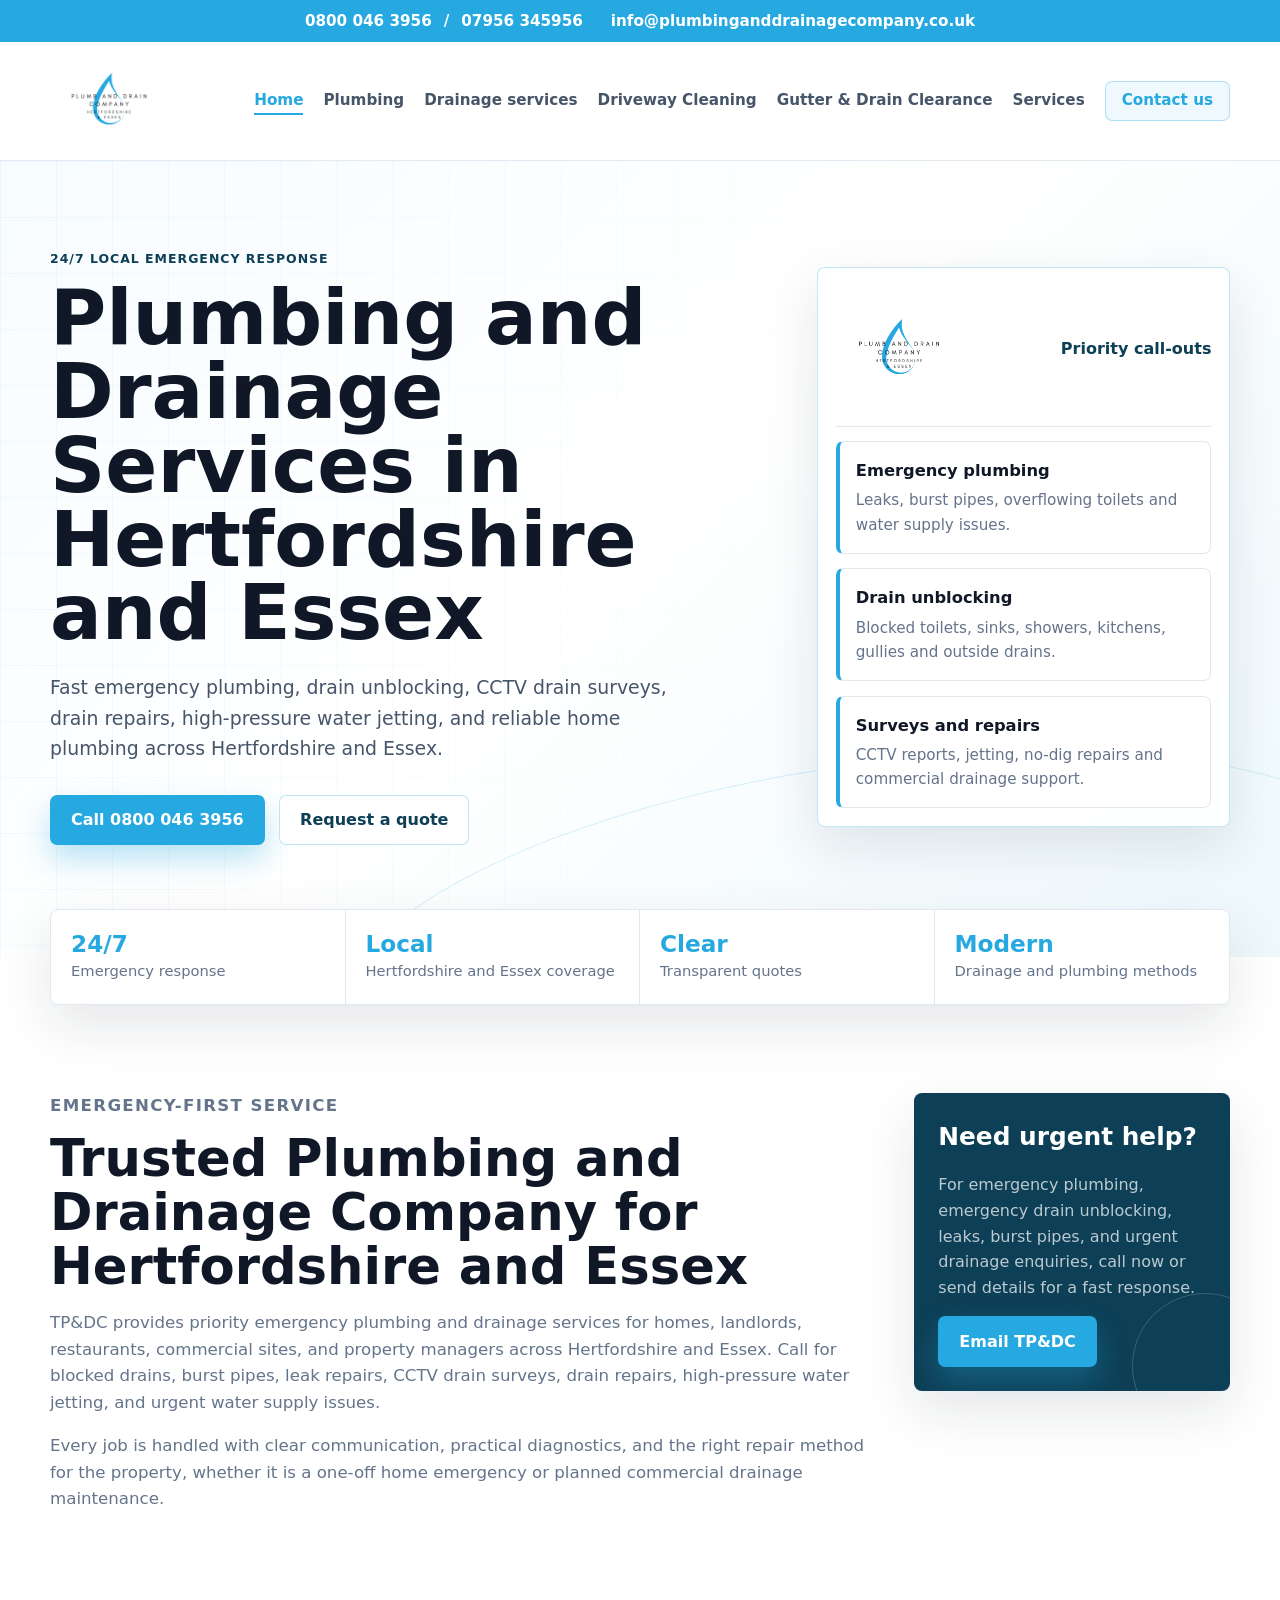
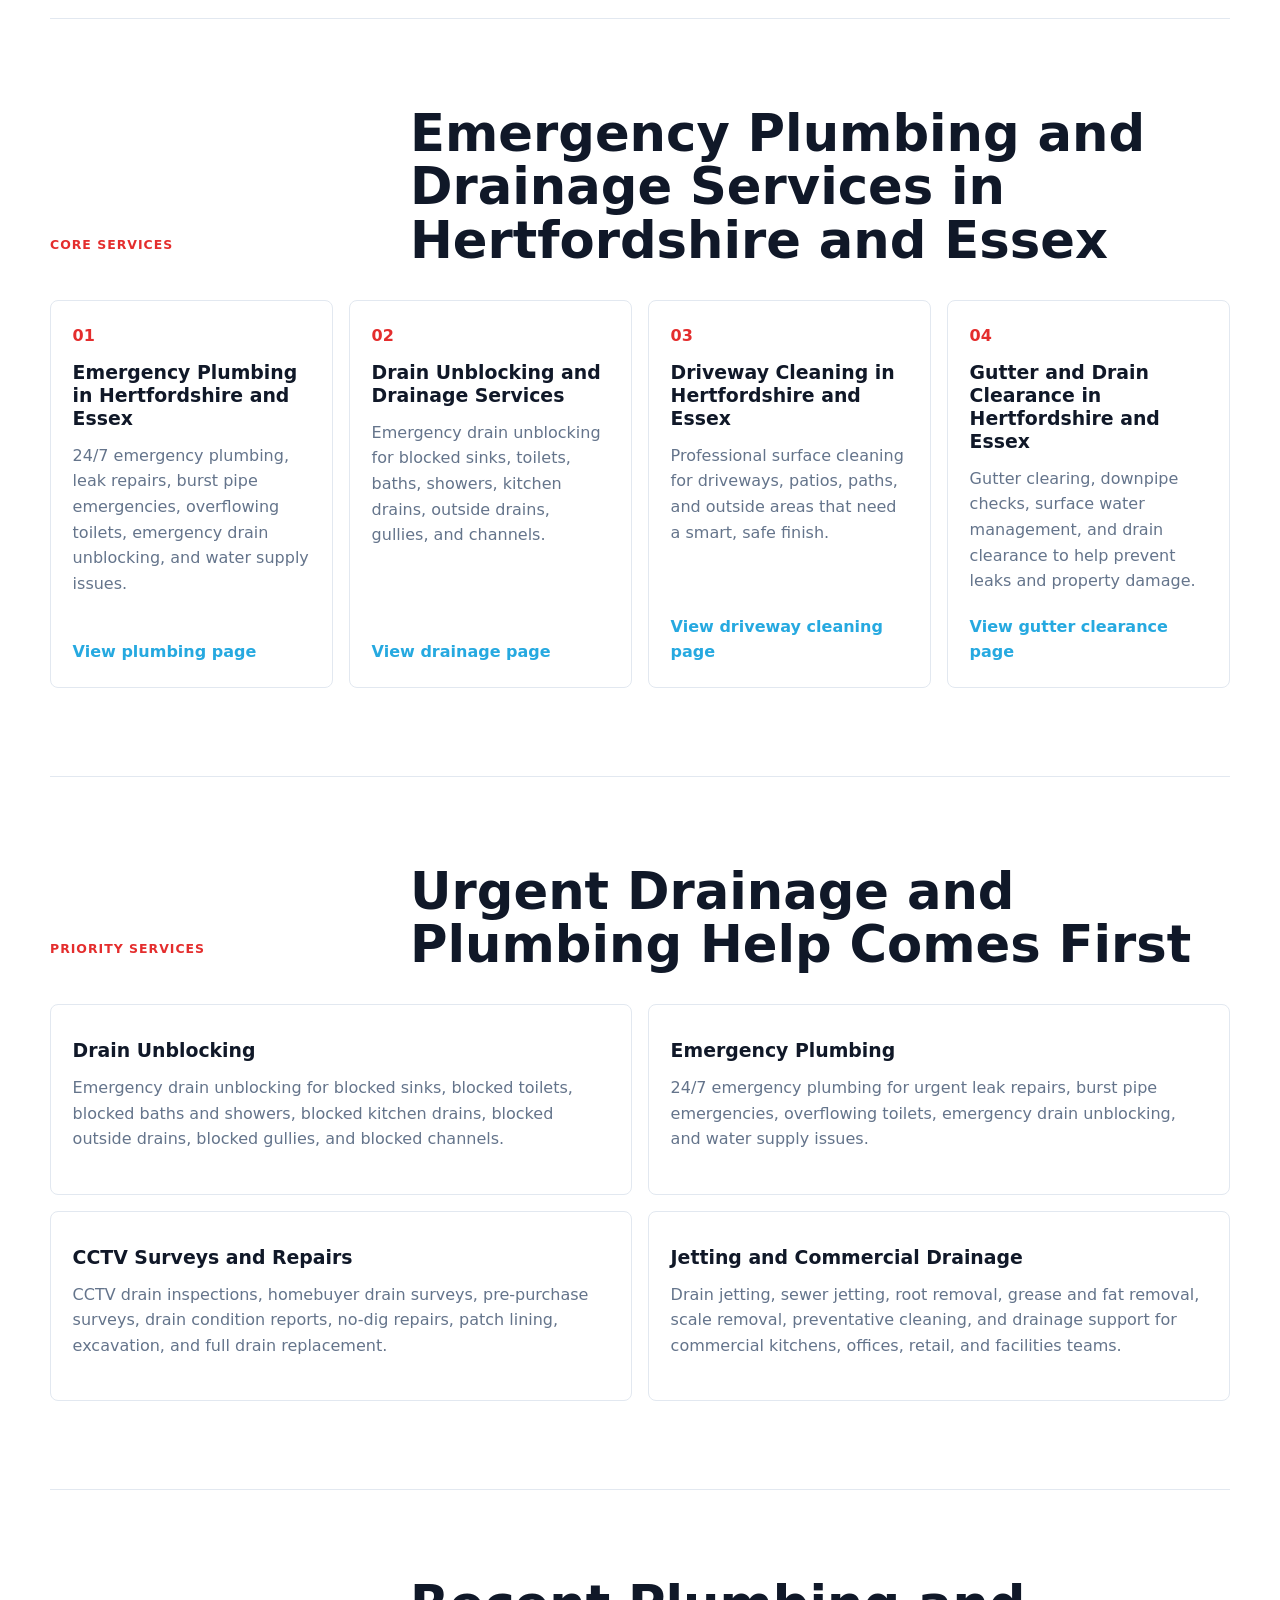
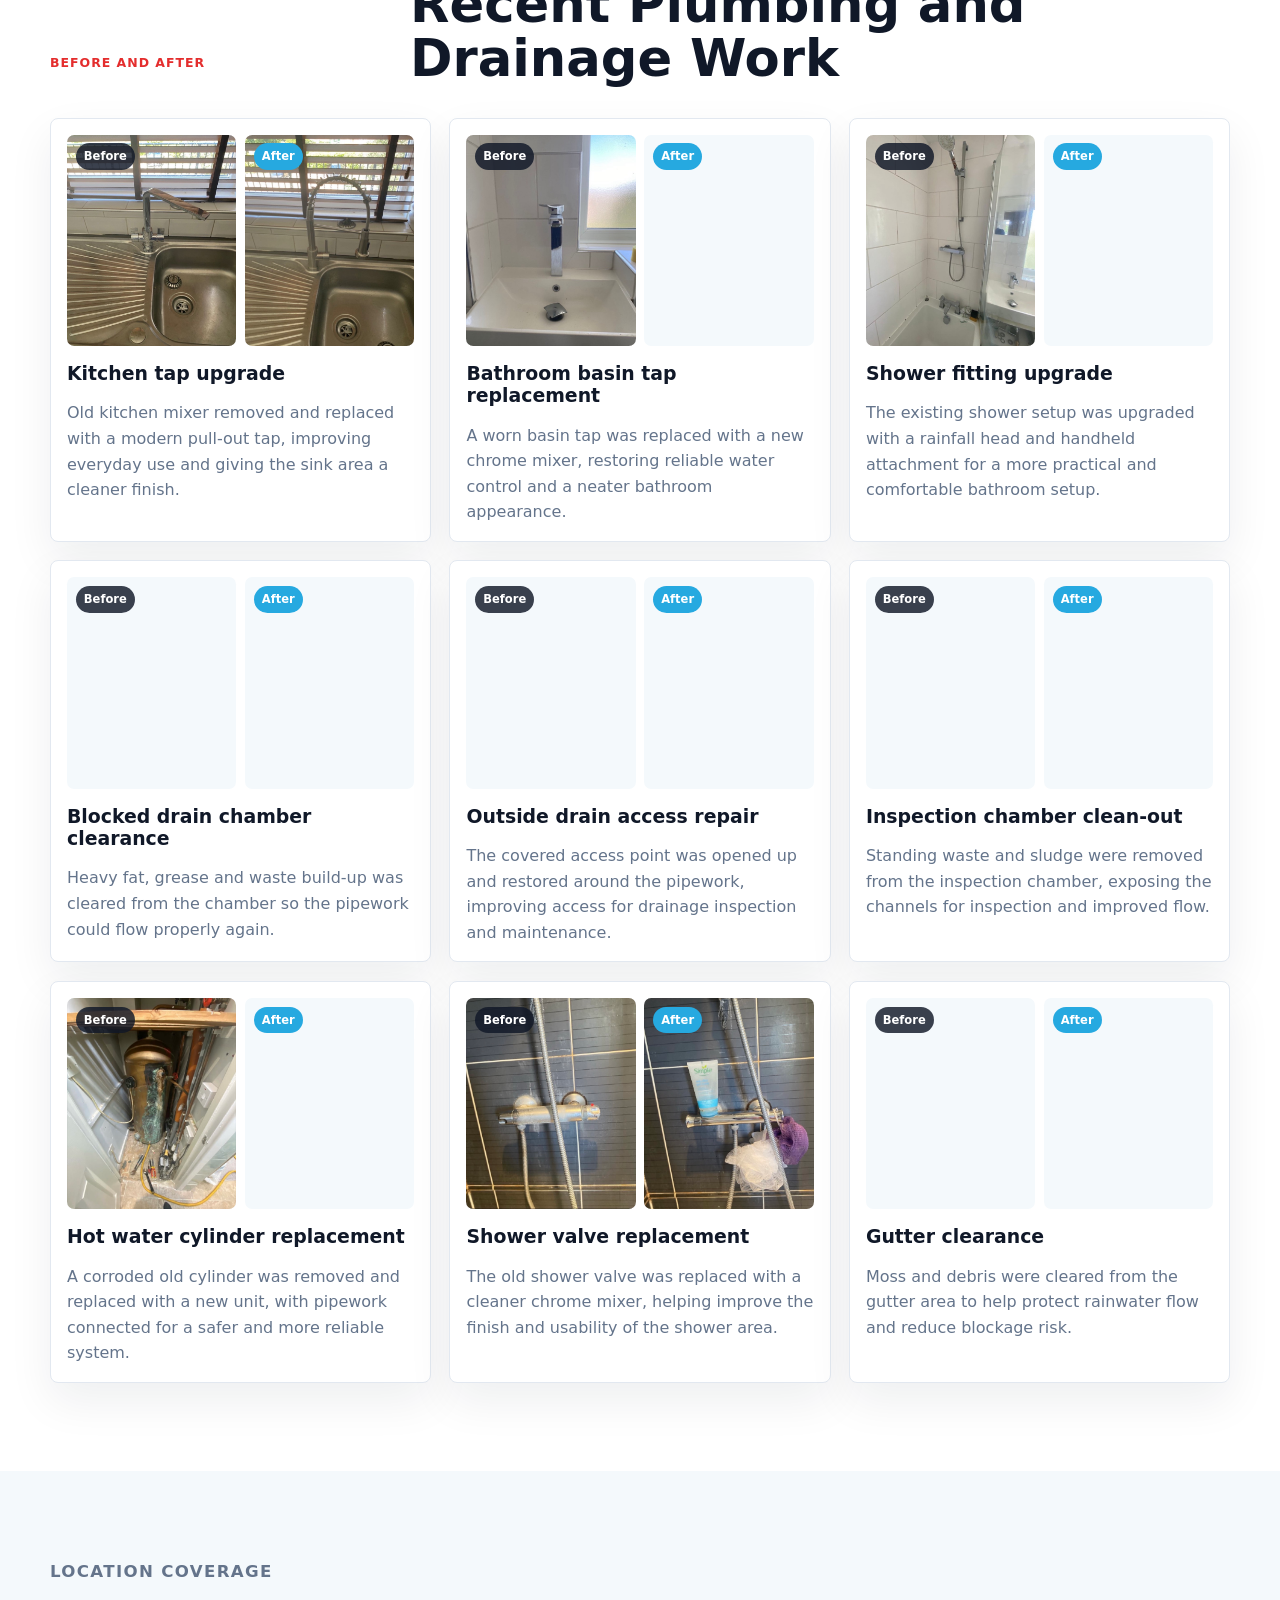
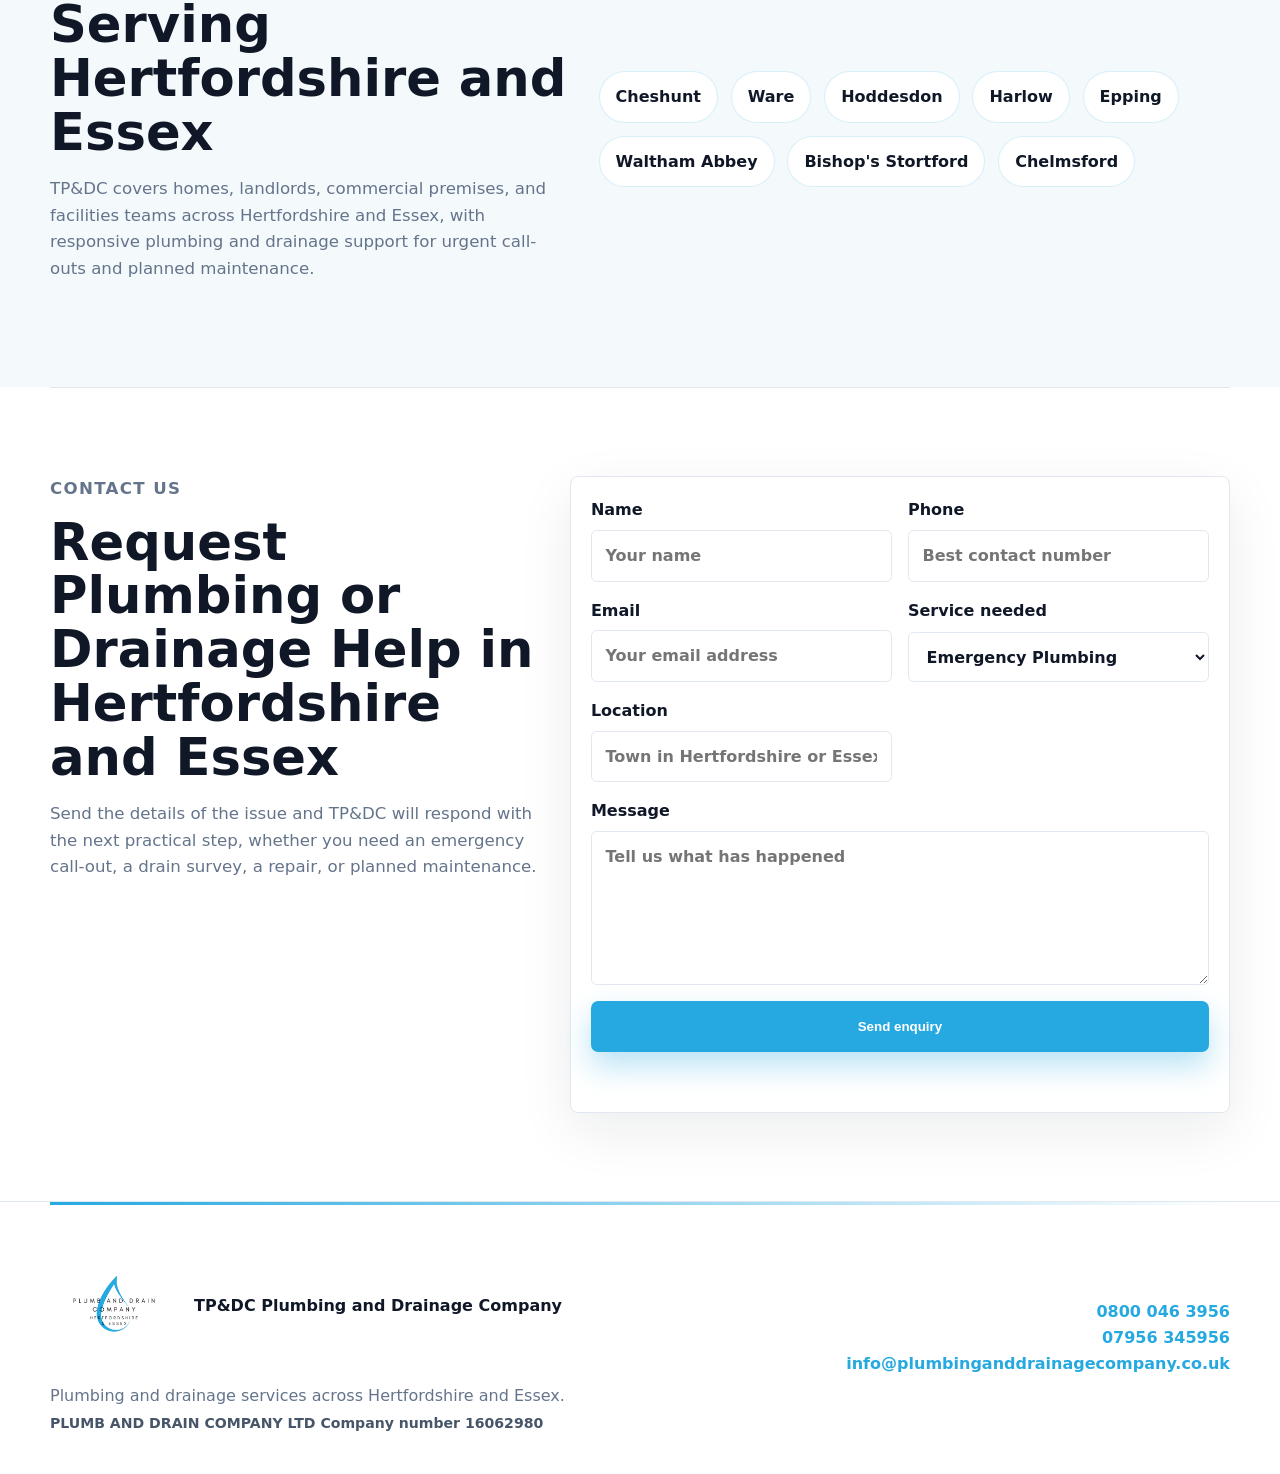
<file: index.html>
<!doctype html>
<html lang="en-GB">
  <head>
    <meta charset="utf-8">
    <meta name="viewport" content="width=device-width, initial-scale=1">
    <title>Plumbing &amp; Drainage Hertfordshire &amp; Essex | TP&amp;DC</title>
    <meta name="description" content="TP&amp;DC provides emergency plumbing, drain unblocking, CCTV surveys, repairs and jetting across Hertfordshire and Essex. Contact the local team today.">
    <meta name="robots" content="index, follow, max-image-preview:large">
    <link rel="canonical" href="https://www.plumbanddrain.com/">
    <meta property="og:title" content="Plumbing &amp; Drainage Hertfordshire &amp; Essex | TP&amp;DC">
    <meta property="og:description" content="TP&amp;DC provides emergency plumbing, drain unblocking, CCTV surveys, repairs and jetting across Hertfordshire and Essex. Contact the local team today.">
    <meta property="og:type" content="website">
    <meta property="og:url" content="https://www.plumbanddrain.com/">
    <meta property="og:image" content="https://www.plumbanddrain.com/assets/plumb-and-drain-logo.png">
    <meta property="og:site_name" content="TP&amp;DC Plumbing and Drainage Company">
    <meta property="og:locale" content="en_GB">
    <meta name="twitter:card" content="summary_large_image">
    <meta name="twitter:title" content="Plumbing &amp; Drainage Hertfordshire &amp; Essex | TP&amp;DC">
    <meta name="twitter:description" content="TP&amp;DC provides emergency plumbing, drain unblocking, CCTV surveys, repairs and jetting across Hertfordshire and Essex. Contact the local team today.">
    <meta name="twitter:image" content="https://www.plumbanddrain.com/assets/plumb-and-drain-logo.png">
    <meta name="theme-color" content="#26a9e0">
    <link rel="preconnect" href="https://api.web3forms.com">
    <link rel="icon" type="image/png" href="/favicon.png">
    <link rel="apple-touch-icon" href="/favicon.png">
    <link rel="preload" as="image" href="/assets/plumb-and-drain-logo.png">
    <link rel="stylesheet" href="/styles.css">
    <script type="application/ld+json">{"@context":"https://schema.org","@graph":[{"@type":["LocalBusiness","Plumber"],"@id":"https://www.plumbanddrain.com/#business","name":"TP&DC Plumbing and Drainage Company","legalName":"PLUMB AND DRAIN COMPANY LTD","identifier":{"@type":"PropertyValue","name":"Companies House number","value":"16062980"},"url":"https://www.plumbanddrain.com/","logo":"https://www.plumbanddrain.com/assets/plumb-and-drain-logo.png","image":"https://www.plumbanddrain.com/assets/plumb-and-drain-logo.png","telephone":["0800 046 3956","07956 345956"],"email":"info@plumbinganddrainagecompany.co.uk","priceRange":"Contact for quote","areaServed":[{"@type":"AdministrativeArea","name":"Hertfordshire"},{"@type":"AdministrativeArea","name":"Essex"},{"@type":"AdministrativeArea","name":"Cheshunt"},{"@type":"AdministrativeArea","name":"Ware"},{"@type":"AdministrativeArea","name":"Hoddesdon"},{"@type":"AdministrativeArea","name":"Harlow"},{"@type":"AdministrativeArea","name":"Epping"},{"@type":"AdministrativeArea","name":"Waltham Abbey"},{"@type":"AdministrativeArea","name":"Bishop's Stortford"},{"@type":"AdministrativeArea","name":"Chelmsford"}],"address":{"@type":"PostalAddress","addressRegion":"Hertfordshire and Essex","addressCountry":"GB"},"contactPoint":[{"@type":"ContactPoint","telephone":"0800 046 3956","contactType":"customer service","email":"info@plumbinganddrainagecompany.co.uk","areaServed":"GB","availableLanguage":"en-GB"},{"@type":"ContactPoint","telephone":"07956 345956","contactType":"customer service","email":"info@plumbinganddrainagecompany.co.uk","areaServed":"GB","availableLanguage":"en-GB"}],"serviceType":["Emergency plumbing","Drain unblocking","CCTV drain surveys","Drain repairs","High-pressure water jetting","Gutter clearance","Driveway cleaning"]},{"@type":"WebSite","@id":"https://www.plumbanddrain.com/#website","name":"TP&DC Plumbing and Drainage Company","url":"https://www.plumbanddrain.com/","publisher":{"@id":"https://www.plumbanddrain.com/#business"},"inLanguage":"en-GB"},{"@type":"WebPage","@id":"https://www.plumbanddrain.com/#webpage","url":"https://www.plumbanddrain.com/","name":"Plumbing & Drainage Hertfordshire & Essex | TP&DC","description":"TP&DC provides emergency plumbing, drain unblocking, CCTV surveys, repairs and jetting across Hertfordshire and Essex. Contact the local team today.","isPartOf":{"@id":"https://www.plumbanddrain.com/#website"},"about":{"@id":"https://www.plumbanddrain.com/#business"},"breadcrumb":{"@id":"https://www.plumbanddrain.com/#breadcrumb"},"inLanguage":"en-GB"},{"@type":"BreadcrumbList","@id":"https://www.plumbanddrain.com/#breadcrumb","itemListElement":[{"@type":"ListItem","position":1,"name":"Home","item":"https://www.plumbanddrain.com/"}]},{"@type":"Service","@id":"https://www.plumbanddrain.com/#emergency-plumbing","name":"Emergency Plumbing","serviceType":"Emergency Plumbing","provider":{"@id":"https://www.plumbanddrain.com/#business"},"areaServed":[{"@type":"AdministrativeArea","name":"Hertfordshire"},{"@type":"AdministrativeArea","name":"Essex"},{"@type":"AdministrativeArea","name":"Cheshunt"},{"@type":"AdministrativeArea","name":"Ware"},{"@type":"AdministrativeArea","name":"Hoddesdon"},{"@type":"AdministrativeArea","name":"Harlow"},{"@type":"AdministrativeArea","name":"Epping"},{"@type":"AdministrativeArea","name":"Waltham Abbey"},{"@type":"AdministrativeArea","name":"Bishop's Stortford"},{"@type":"AdministrativeArea","name":"Chelmsford"}],"url":"https://www.plumbanddrain.com/"},{"@type":"Service","@id":"https://www.plumbanddrain.com/#drain-unblocking","name":"Drain Unblocking","serviceType":"Drain Unblocking","provider":{"@id":"https://www.plumbanddrain.com/#business"},"areaServed":[{"@type":"AdministrativeArea","name":"Hertfordshire"},{"@type":"AdministrativeArea","name":"Essex"},{"@type":"AdministrativeArea","name":"Cheshunt"},{"@type":"AdministrativeArea","name":"Ware"},{"@type":"AdministrativeArea","name":"Hoddesdon"},{"@type":"AdministrativeArea","name":"Harlow"},{"@type":"AdministrativeArea","name":"Epping"},{"@type":"AdministrativeArea","name":"Waltham Abbey"},{"@type":"AdministrativeArea","name":"Bishop's Stortford"},{"@type":"AdministrativeArea","name":"Chelmsford"}],"url":"https://www.plumbanddrain.com/"},{"@type":"Service","@id":"https://www.plumbanddrain.com/#cctv-drain-surveys","name":"CCTV Drain Surveys","serviceType":"CCTV Drain Surveys","provider":{"@id":"https://www.plumbanddrain.com/#business"},"areaServed":[{"@type":"AdministrativeArea","name":"Hertfordshire"},{"@type":"AdministrativeArea","name":"Essex"},{"@type":"AdministrativeArea","name":"Cheshunt"},{"@type":"AdministrativeArea","name":"Ware"},{"@type":"AdministrativeArea","name":"Hoddesdon"},{"@type":"AdministrativeArea","name":"Harlow"},{"@type":"AdministrativeArea","name":"Epping"},{"@type":"AdministrativeArea","name":"Waltham Abbey"},{"@type":"AdministrativeArea","name":"Bishop's Stortford"},{"@type":"AdministrativeArea","name":"Chelmsford"}],"url":"https://www.plumbanddrain.com/"},{"@type":"Service","@id":"https://www.plumbanddrain.com/#drain-repairs","name":"Drain Repairs","serviceType":"Drain Repairs","provider":{"@id":"https://www.plumbanddrain.com/#business"},"areaServed":[{"@type":"AdministrativeArea","name":"Hertfordshire"},{"@type":"AdministrativeArea","name":"Essex"},{"@type":"AdministrativeArea","name":"Cheshunt"},{"@type":"AdministrativeArea","name":"Ware"},{"@type":"AdministrativeArea","name":"Hoddesdon"},{"@type":"AdministrativeArea","name":"Harlow"},{"@type":"AdministrativeArea","name":"Epping"},{"@type":"AdministrativeArea","name":"Waltham Abbey"},{"@type":"AdministrativeArea","name":"Bishop's Stortford"},{"@type":"AdministrativeArea","name":"Chelmsford"}],"url":"https://www.plumbanddrain.com/"},{"@type":"Service","@id":"https://www.plumbanddrain.com/#high-pressure-water-jetting","name":"High-Pressure Water Jetting","serviceType":"High-Pressure Water Jetting","provider":{"@id":"https://www.plumbanddrain.com/#business"},"areaServed":[{"@type":"AdministrativeArea","name":"Hertfordshire"},{"@type":"AdministrativeArea","name":"Essex"},{"@type":"AdministrativeArea","name":"Cheshunt"},{"@type":"AdministrativeArea","name":"Ware"},{"@type":"AdministrativeArea","name":"Hoddesdon"},{"@type":"AdministrativeArea","name":"Harlow"},{"@type":"AdministrativeArea","name":"Epping"},{"@type":"AdministrativeArea","name":"Waltham Abbey"},{"@type":"AdministrativeArea","name":"Bishop's Stortford"},{"@type":"AdministrativeArea","name":"Chelmsford"}],"url":"https://www.plumbanddrain.com/"},{"@type":"Service","@id":"https://www.plumbanddrain.com/#gutter-clearance","name":"Gutter Clearance","serviceType":"Gutter Clearance","provider":{"@id":"https://www.plumbanddrain.com/#business"},"areaServed":[{"@type":"AdministrativeArea","name":"Hertfordshire"},{"@type":"AdministrativeArea","name":"Essex"},{"@type":"AdministrativeArea","name":"Cheshunt"},{"@type":"AdministrativeArea","name":"Ware"},{"@type":"AdministrativeArea","name":"Hoddesdon"},{"@type":"AdministrativeArea","name":"Harlow"},{"@type":"AdministrativeArea","name":"Epping"},{"@type":"AdministrativeArea","name":"Waltham Abbey"},{"@type":"AdministrativeArea","name":"Bishop's Stortford"},{"@type":"AdministrativeArea","name":"Chelmsford"}],"url":"https://www.plumbanddrain.com/"},{"@type":"Service","@id":"https://www.plumbanddrain.com/#driveway-cleaning","name":"Driveway Cleaning","serviceType":"Driveway Cleaning","provider":{"@id":"https://www.plumbanddrain.com/#business"},"areaServed":[{"@type":"AdministrativeArea","name":"Hertfordshire"},{"@type":"AdministrativeArea","name":"Essex"},{"@type":"AdministrativeArea","name":"Cheshunt"},{"@type":"AdministrativeArea","name":"Ware"},{"@type":"AdministrativeArea","name":"Hoddesdon"},{"@type":"AdministrativeArea","name":"Harlow"},{"@type":"AdministrativeArea","name":"Epping"},{"@type":"AdministrativeArea","name":"Waltham Abbey"},{"@type":"AdministrativeArea","name":"Bishop's Stortford"},{"@type":"AdministrativeArea","name":"Chelmsford"}],"url":"https://www.plumbanddrain.com/"}]}</script>
  </head>
  <body>
    <a class="skip-link" href="#main">Skip to content</a>

    <header class="site-header">
      <div class="contact-strip" aria-label="Contact details">
        <a href="tel:08000463956">0800 046 3956</a>
        <span aria-hidden="true">/</span>
        <a href="tel:07956345956">07956 345956</a>
        <a href="mailto:info@plumbinganddrainagecompany.co.uk">info@plumbinganddrainagecompany.co.uk</a>
      </div>

      <nav class="nav" aria-label="Primary navigation">
        <a class="brand" href="/" aria-label="TP&DC home">
          <img src="/assets/plumb-and-drain-logo.png" width="2000" height="2000" alt="TP&DC Plumbing and Drainage Company logo">
          <span>TP&amp;DC</span>
        </a>
        <button class="menu-button" type="button" aria-label="Open navigation">
          <span></span>
          <span></span>
          <span></span>
        </button>
        <ul class="nav-links">
          <li><a href="/" aria-current="page">Home</a></li>
          <li><a href="/plumbing/">Plumbing</a></li>
          <li><a href="/drainage-services/">Drainage services</a></li>
          <li><a href="/driveway-cleaning/">Driveway Cleaning</a></li>
          <li><a href="/gutter-drain-clearance/">Gutter &amp; Drain Clearance</a></li>
          <li><a href="/services/">Services</a></li>
          <li><a class="nav-cta" href="/enquiries/">Contact us</a></li>
        </ul>
      </nav>
    </header>

    <main id="main">
      <section id="home" class="hero" aria-labelledby="hero-title">
        <div class="hero-content">
          <div class="hero-copy">
            <p class="eyebrow">24/7 local emergency response</p>
            <h1 id="hero-title">Plumbing and Drainage Services in Hertfordshire and Essex</h1>
            <p>
              Fast emergency plumbing, drain unblocking, CCTV drain surveys, drain repairs,
              high-pressure water jetting, and reliable home plumbing across Hertfordshire and Essex.
            </p>
            <div class="hero-actions">
              <a class="button primary" href="tel:08000463956">Call 0800 046 3956</a>
              <a class="button secondary" href="#enquiries">Request a quote</a>
            </div>
          </div>
          <div class="hero-panel" aria-label="Priority services">
            <div class="hero-panel-head">
              <img src="/assets/plumb-and-drain-logo.png" width="2000" height="2000" alt="TP&DC Plumbing and Drainage Company logo">
              <span>Priority call-outs</span>
            </div>
            <div class="response-card">
              <strong>Emergency plumbing</strong>
              <span>Leaks, burst pipes, overflowing toilets and water supply issues.</span>
            </div>
            <div class="response-card">
              <strong>Drain unblocking</strong>
              <span>Blocked toilets, sinks, showers, kitchens, gullies and outside drains.</span>
            </div>
            <div class="response-card">
              <strong>Surveys and repairs</strong>
              <span>CCTV reports, jetting, no-dig repairs and commercial drainage support.</span>
            </div>
          </div>
        </div>
      </section>

      <section class="trust-bar" aria-label="Service highlights">
        <div>
          <strong>24/7</strong>
          <span>Emergency response</span>
        </div>
        <div>
          <strong>Local</strong>
          <span>Hertfordshire and Essex coverage</span>
        </div>
        <div>
          <strong>Clear</strong>
          <span>Transparent quotes</span>
        </div>
        <div>
          <strong>Modern</strong>
          <span>Drainage and plumbing methods</span>
        </div>
      </section>

      <section class="intro section" aria-labelledby="intro-title">
        <div class="section-copy">
          <p class="eyebrow">Emergency-first service</p>
          <h2 id="intro-title">Trusted Plumbing and Drainage Company for Hertfordshire and Essex</h2>
          <p>
            TP&amp;DC provides priority emergency plumbing and drainage services for homes,
            landlords, restaurants, commercial sites, and property managers across Hertfordshire
            and Essex. Call for blocked drains, burst pipes, leak repairs, CCTV drain surveys,
            drain repairs, high-pressure water jetting, and urgent water supply issues.
          </p>
          <p>
            Every job is handled with clear communication, practical diagnostics, and the right
            repair method for the property, whether it is a one-off home emergency or planned
            commercial drainage maintenance.
          </p>
        </div>
        <aside class="quote-panel" aria-label="Priority enquiry details">
          <h2>Need urgent help?</h2>
          <p>For emergency plumbing, emergency drain unblocking, leaks, burst pipes, and urgent drainage enquiries, call now or send details for a fast response.</p>
          <a class="button primary" href="mailto:info@plumbinganddrainagecompany.co.uk">Email TP&amp;DC</a>
        </aside>
      </section>

      <section id="services" class="section services" aria-labelledby="services-title">
        <div class="section-heading">
          <p class="eyebrow">Core services</p>
          <h2 id="services-title">Emergency Plumbing and Drainage Services in Hertfordshire and Essex</h2>
        </div>
        <div class="service-grid">
          <article id="plumbing" class="service-card">
            <span>01</span>
            <h3>Emergency Plumbing in Hertfordshire and Essex</h3>
            <p>24/7 emergency plumbing, leak repairs, burst pipe emergencies, overflowing toilets, emergency drain unblocking, and water supply issues.</p>
            <a href="/plumbing/">View plumbing page</a>
          </article>
          <article id="drainage" class="service-card">
            <span>02</span>
            <h3>Drain Unblocking and Drainage Services</h3>
            <p>Emergency drain unblocking for blocked sinks, toilets, baths, showers, kitchen drains, outside drains, gullies, and channels.</p>
            <a href="/drainage-services/">View drainage page</a>
          </article>
          <article id="driveway" class="service-card">
            <span>03</span>
            <h3>Driveway Cleaning in Hertfordshire and Essex</h3>
            <p>Professional surface cleaning for driveways, patios, paths, and outside areas that need a smart, safe finish.</p>
            <a href="/driveway-cleaning/">View driveway cleaning page</a>
          </article>
          <article id="gutter" class="service-card">
            <span>04</span>
            <h3>Gutter and Drain Clearance in Hertfordshire and Essex</h3>
            <p>Gutter clearing, downpipe checks, surface water management, and drain clearance to help prevent leaks and property damage.</p>
            <a href="/gutter-drain-clearance/">View gutter clearance page</a>
          </article>
        </div>
      </section>

      <section class="section seo-plan" aria-labelledby="priority-services-title">
        <div class="section-heading">
          <p class="eyebrow">Priority services</p>
          <h2 id="priority-services-title">Urgent Drainage and Plumbing Help Comes First</h2>
        </div>
        <div class="seo-grid">
          <article>
            <h3>Drain Unblocking</h3>
            <p>Emergency drain unblocking for blocked sinks, blocked toilets, blocked baths and showers, blocked kitchen drains, blocked outside drains, blocked gullies, and blocked channels.</p>
          </article>
          <article>
            <h3>Emergency Plumbing</h3>
            <p>24/7 emergency plumbing for urgent leak repairs, burst pipe emergencies, overflowing toilets, emergency drain unblocking, and water supply issues.</p>
          </article>
          <article>
            <h3>CCTV Surveys and Repairs</h3>
            <p>CCTV drain inspections, homebuyer drain surveys, pre-purchase surveys, drain condition reports, no-dig repairs, patch lining, excavation, and full drain replacement.</p>
          </article>
          <article>
            <h3>Jetting and Commercial Drainage</h3>
            <p>Drain jetting, sewer jetting, root removal, grease and fat removal, scale removal, preventative cleaning, and drainage support for commercial kitchens, offices, retail, and facilities teams.</p>
          </article>
        </div>
      </section>

      <section class="section work-gallery" aria-labelledby="work-gallery-title">
        <div class="section-heading">
          <p class="eyebrow">Before and after</p>
          <h2 id="work-gallery-title">Recent Plumbing and Drainage Work</h2>
        </div>
        <div class="before-after-grid">
          <article class="before-after-card">
            <div class="comparison-images">
              <figure>
                <span>Before</span>
                <img src="/assets/before-after/kitchen-tap-before.jpg" width="647" height="1400" loading="lazy" decoding="async" alt="Before kitchen tap replacement with older chrome mixer tap above a stainless steel sink">
              </figure>
              <figure>
                <span>After</span>
                <img src="/assets/before-after/kitchen-tap-after.jpg" width="647" height="1400" loading="lazy" decoding="async" alt="After kitchen tap replacement with modern spring pull out mixer tap installed above the sink">
              </figure>
            </div>
            <h3>Kitchen tap upgrade</h3>
            <p>Old kitchen mixer removed and replaced with a modern pull-out tap, improving everyday use and giving the sink area a cleaner finish.</p>
          </article>

          <article class="before-after-card">
            <div class="comparison-images">
              <figure>
                <span>Before</span>
                <img src="/assets/before-after/basin-tap-before.jpg" width="647" height="1400" loading="lazy" decoding="async" alt="Before basin tap replacement showing older square chrome bathroom tap">
              </figure>
              <figure>
                <span>After</span>
                <img src="/assets/before-after/basin-tap-after.jpg" width="647" height="1400" loading="lazy" decoding="async" alt="After basin tap replacement with new compact chrome mixer tap fitted to bathroom sink">
              </figure>
            </div>
            <h3>Bathroom basin tap replacement</h3>
            <p>A worn basin tap was replaced with a new chrome mixer, restoring reliable water control and a neater bathroom appearance.</p>
          </article>

          <article class="before-after-card">
            <div class="comparison-images">
              <figure>
                <span>Before</span>
                <img src="/assets/before-after/shower-fitting-before.jpg" width="647" height="1400" loading="lazy" decoding="async" alt="Before shower fitting upgrade with older handheld shower rail and bath mixer setup">
              </figure>
              <figure>
                <span>After</span>
                <img src="/assets/before-after/shower-fitting-after.jpg" width="647" height="1400" loading="lazy" decoding="async" alt="After shower fitting upgrade with large rainfall head and handheld shower installed">
              </figure>
            </div>
            <h3>Shower fitting upgrade</h3>
            <p>The existing shower setup was upgraded with a rainfall head and handheld attachment for a more practical and comfortable bathroom setup.</p>
          </article>

          <article class="before-after-card">
            <div class="comparison-images">
              <figure>
                <span>Before</span>
                <img src="/assets/before-after/blocked-drain-chamber-before.jpg" width="1155" height="1400" loading="lazy" decoding="async" alt="Before blocked drain chamber cleaning with heavy fat grease and debris build up">
              </figure>
              <figure>
                <span>After</span>
                <img src="/assets/before-after/blocked-drain-chamber-after.jpg" width="1152" height="1400" loading="lazy" decoding="async" alt="After blocked drain chamber cleaning showing pipework visible and blockage removed">
              </figure>
            </div>
            <h3>Blocked drain chamber clearance</h3>
            <p>Heavy fat, grease and waste build-up was cleared from the chamber so the pipework could flow properly again.</p>
          </article>

          <article class="before-after-card">
            <div class="comparison-images">
              <figure>
                <span>Before</span>
                <img src="/assets/before-after/outside-drain-access-after.jpg" width="1400" height="1073" loading="lazy" decoding="async" alt="Before outside drain access repair with the area temporarily sealed around the downpipe">
              </figure>
              <figure>
                <span>After</span>
                <img src="/assets/before-after/outside-drain-access-before.jpg" width="1400" height="1066" loading="lazy" decoding="async" alt="After outside drain access repair showing the drain access point opened and restored">
              </figure>
            </div>
            <h3>Outside drain access repair</h3>
            <p>The covered access point was opened up and restored around the pipework, improving access for drainage inspection and maintenance.</p>
          </article>

          <article class="before-after-card">
            <div class="comparison-images">
              <figure>
                <span>Before</span>
                <img src="/assets/before-after/inspection-chamber-clean-before.jpg" width="1296" height="1400" loading="lazy" decoding="async" alt="Before inspection chamber cleaning with standing dirty water and sludge">
              </figure>
              <figure>
                <span>After</span>
                <img src="/assets/before-after/inspection-chamber-clean-after.jpg" width="1296" height="1400" loading="lazy" decoding="async" alt="After inspection chamber cleaning showing internal drainage channels exposed">
              </figure>
            </div>
            <h3>Inspection chamber clean-out</h3>
            <p>Standing waste and sludge were removed from the inspection chamber, exposing the channels for inspection and improved flow.</p>
          </article>

          <article class="before-after-card">
            <div class="comparison-images">
              <figure>
                <span>Before</span>
                <img src="/assets/before-after/hot-water-cylinder-before.jpg" width="1124" height="1400" loading="lazy" decoding="async" alt="Before hot water cylinder replacement showing corroded old copper cylinder">
              </figure>
              <figure>
                <span>After</span>
                <img src="/assets/before-after/hot-water-cylinder-after.jpg" width="1126" height="1400" loading="lazy" decoding="async" alt="After hot water cylinder replacement with new blue cylinder and copper pipework installed">
              </figure>
            </div>
            <h3>Hot water cylinder replacement</h3>
            <p>A corroded old cylinder was removed and replaced with a new unit, with pipework connected for a safer and more reliable system.</p>
          </article>

          <article class="before-after-card">
            <div class="comparison-images">
              <figure>
                <span>Before</span>
                <img src="/assets/before-after/shower-valve-before.jpg" width="1212" height="1400" loading="lazy" decoding="async" alt="Before shower valve replacement with limescale around old shower mixer valve">
              </figure>
              <figure>
                <span>After</span>
                <img src="/assets/before-after/shower-valve-after.jpg" width="1121" height="1400" loading="lazy" decoding="async" alt="After shower valve replacement with clean chrome shower mixer valve installed">
              </figure>
            </div>
            <h3>Shower valve replacement</h3>
            <p>The old shower valve was replaced with a cleaner chrome mixer, helping improve the finish and usability of the shower area.</p>
          </article>

          <article class="before-after-card">
            <div class="comparison-images">
              <figure>
                <span>Before</span>
                <img src="/assets/before-after/gutter-clearance-before.jpg" width="1121" height="1400" loading="lazy" decoding="async" alt="Before gutter clearance with moss build up on roof tiles">
              </figure>
              <figure>
                <span>After</span>
                <img src="/assets/before-after/gutter-clearance-after.jpg" width="1119" height="1400" loading="lazy" decoding="async" alt="After gutter clearance showing cleared gutter run beside tiled roof">
              </figure>
            </div>
            <h3>Gutter clearance</h3>
            <p>Moss and debris were cleared from the gutter area to help protect rainwater flow and reduce blockage risk.</p>
          </article>
        </div>
      </section>

      <section class="section locations" aria-labelledby="locations-title">
        <div class="location-panel">
          <p class="eyebrow">Location coverage</p>
          <h2 id="locations-title">Serving Hertfordshire and Essex</h2>
          <p>
            TP&amp;DC covers homes, landlords, commercial premises, and facilities teams across
            Hertfordshire and Essex, with responsive plumbing and drainage support for urgent
            call-outs and planned maintenance.
          </p>
        </div>
        <div class="area-list" aria-label="Example local service areas">
          <span>Cheshunt</span>
          <span>Ware</span>
          <span>Hoddesdon</span>
          <span>Harlow</span>
          <span>Epping</span>
          <span>Waltham Abbey</span>
          <span>Bishop's Stortford</span>
          <span>Chelmsford</span>
        </div>
      </section>

      <section id="enquiries" class="section enquiry" aria-labelledby="enquiry-title">
        <div>
          <p class="eyebrow">Contact us</p>
          <h2 id="enquiry-title">Request Plumbing or Drainage Help in Hertfordshire and Essex</h2>
          <p>
            Send the details of the issue and TP&amp;DC will respond with the next practical step,
            whether you need an emergency call-out, a drain survey, a repair, or planned maintenance.
          </p>
        </div>
        <form class="enquiry-form" data-web3forms action="https://api.web3forms.com/submit" method="POST">
          <input type="hidden" name="access_key" value="07623c38-dd41-4704-9fa5-765ddbbbdbd3">
          <input type="hidden" name="subject" value="New website enquiry - Plumb and Drain Company">
          <input type="hidden" name="from_name" value="Plumb and Drain Company Website">
          <input type="checkbox" name="botcheck" class="hidden" style="display: none;" tabindex="-1" autocomplete="off">
          <label>
            Name
            <input type="text" name="name" autocomplete="name" placeholder="Your name" required>
          </label>
          <label>
            Phone
            <input type="tel" name="phone" autocomplete="tel" placeholder="Best contact number">
          </label>
          <label>
            Email
            <input type="email" name="email" autocomplete="email" placeholder="Your email address" required>
          </label>
          <label>
            Service needed
            <select name="service">
              <option>Emergency Plumbing</option>
              <option>Emergency Drain Unblocking</option>
              <option>CCTV Drain Surveys</option>
              <option>Drain Repairs</option>
              <option>High-Pressure Water Jetting</option>
              <option>Commercial Drainage Services</option>
              <option>Residential Plumbing Services</option>
              <option>Kitchen Plumbing</option>
              <option>Driveway Cleaning</option>
              <option>Gutter &amp; Drain Clearance</option>
            </select>
          </label>
          <label>
            Location
            <input type="text" name="location" autocomplete="address-level2" placeholder="Town in Hertfordshire or Essex">
          </label>
          <label class="full">
            Message
            <textarea name="message" rows="5" placeholder="Tell us what has happened" required></textarea>
          </label>
          <button class="button primary full" type="submit">Send enquiry</button>
          <p class="form-status full" data-form-status aria-live="polite"></p>
        </form>
      </section>
    </main>

    <footer class="footer">
      <div>
        <a class="footer-brand" href="/" aria-label="TP&DC home">
          <img src="/assets/plumb-and-drain-logo.png" width="2000" height="2000" alt="TP&DC Plumbing and Drainage Company logo">
          <span>TP&amp;DC Plumbing and Drainage Company</span>
        </a>
        <p>Plumbing and drainage services across Hertfordshire and Essex.</p>
        <p class="company-number">PLUMB AND DRAIN COMPANY LTD Company number 16062980</p>
      </div>
      <div>
        <a href="tel:08000463956">0800 046 3956</a>
        <a href="tel:07956345956">07956 345956</a>
        <a href="mailto:info@plumbinganddrainagecompany.co.uk">info@plumbinganddrainagecompany.co.uk</a>
      </div>
    </footer>
    <script>
      document.querySelectorAll('[data-web3forms]').forEach((form) => {
        const status = form.querySelector('[data-form-status]');
        const button = form.querySelector('button[type="submit"]');

        form.addEventListener('submit', async (event) => {
          event.preventDefault();

          const originalText = button.textContent;
          button.disabled = true;
          button.textContent = 'Sending...';
          status.textContent = '';
          status.classList.remove('is-error', 'is-success');

          try {
            const response = await fetch(form.action, {
              method: 'POST',
              body: new FormData(form),
              headers: { Accept: 'application/json' }
            });
            const result = await response.json();

            if (!response.ok || !result.success) {
              throw new Error(result.message || 'Form could not be sent.');
            }

            form.reset();
            status.textContent = 'Thanks, your enquiry has been sent. TP&DC will be in touch shortly.';
            status.classList.add('is-success');
          } catch (error) {
            status.textContent = 'The form could not send just now. Please call 0800 046 3956, 07956 345956, or email info@plumbinganddrainagecompany.co.uk.';
            status.classList.add('is-error');
          } finally {
            button.disabled = false;
            button.textContent = originalText;
          }
        });
      });
    </script>
  </body>
</html>
</file>
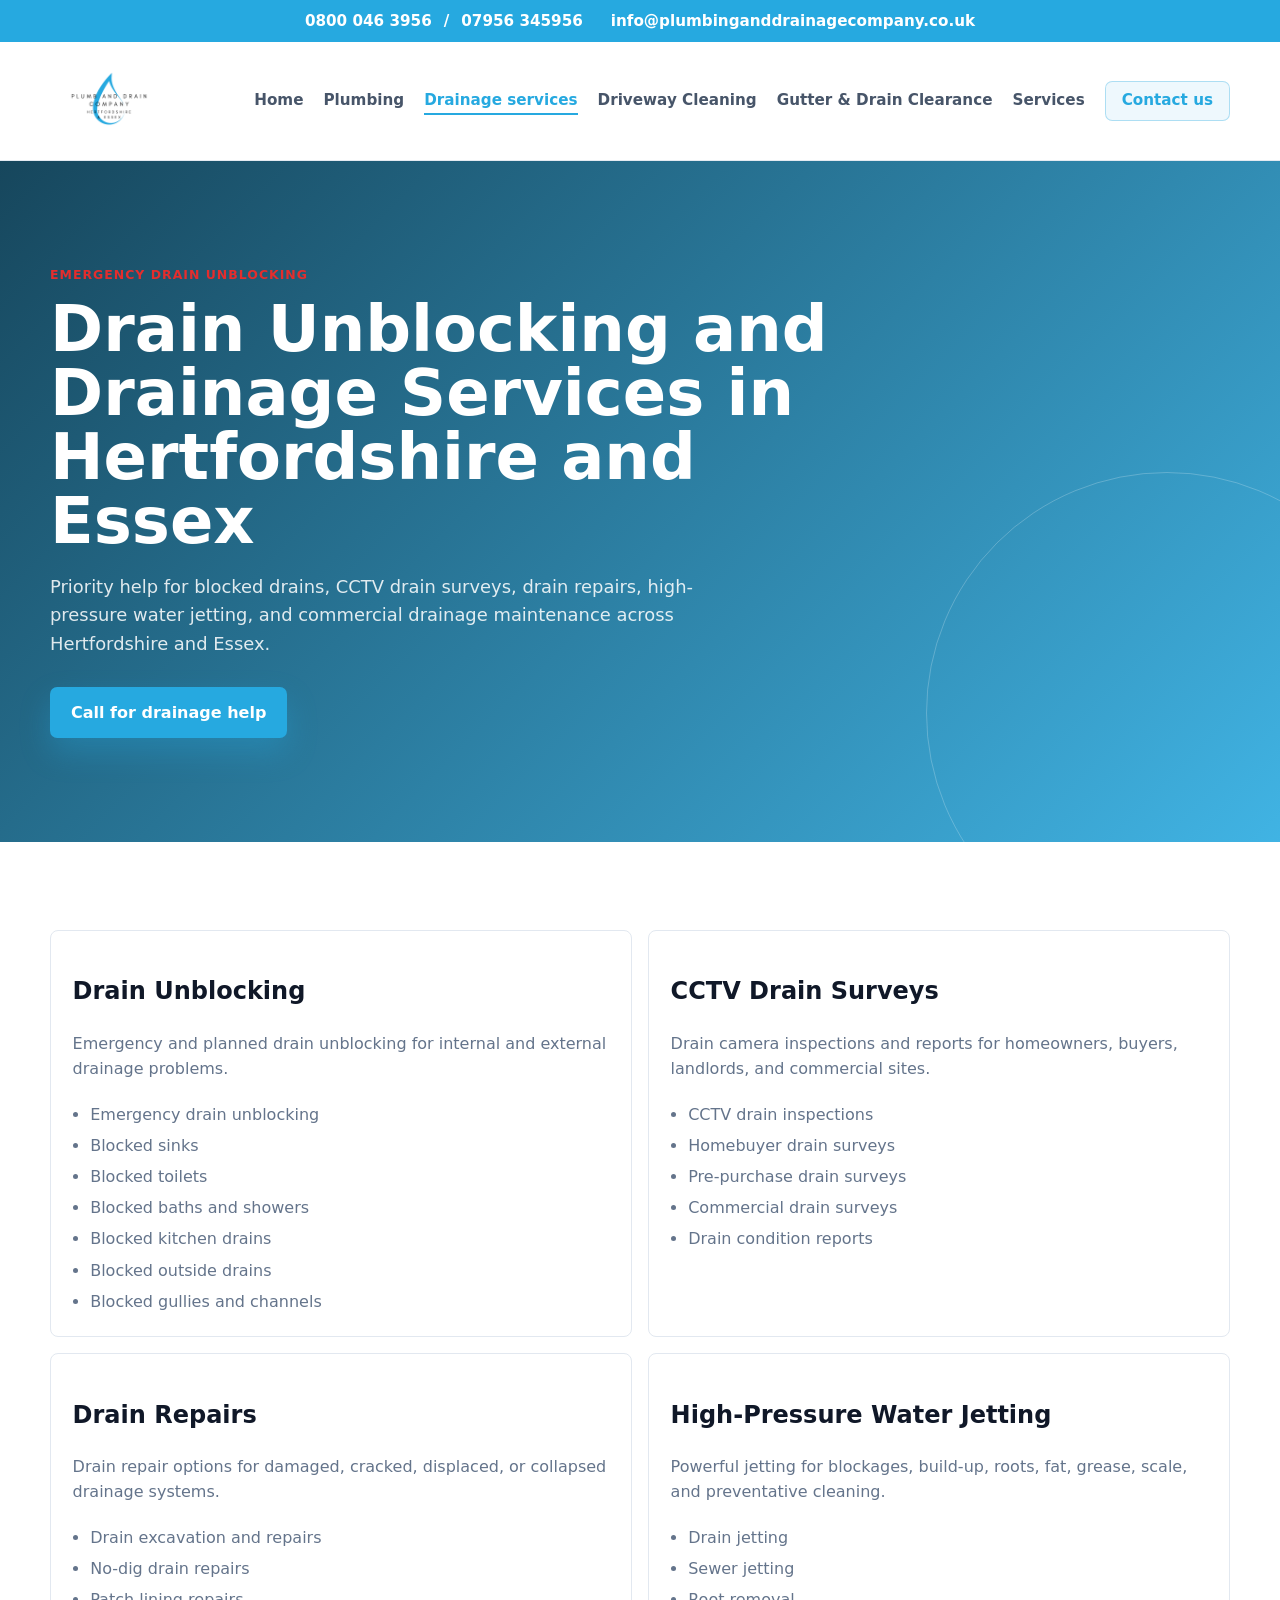
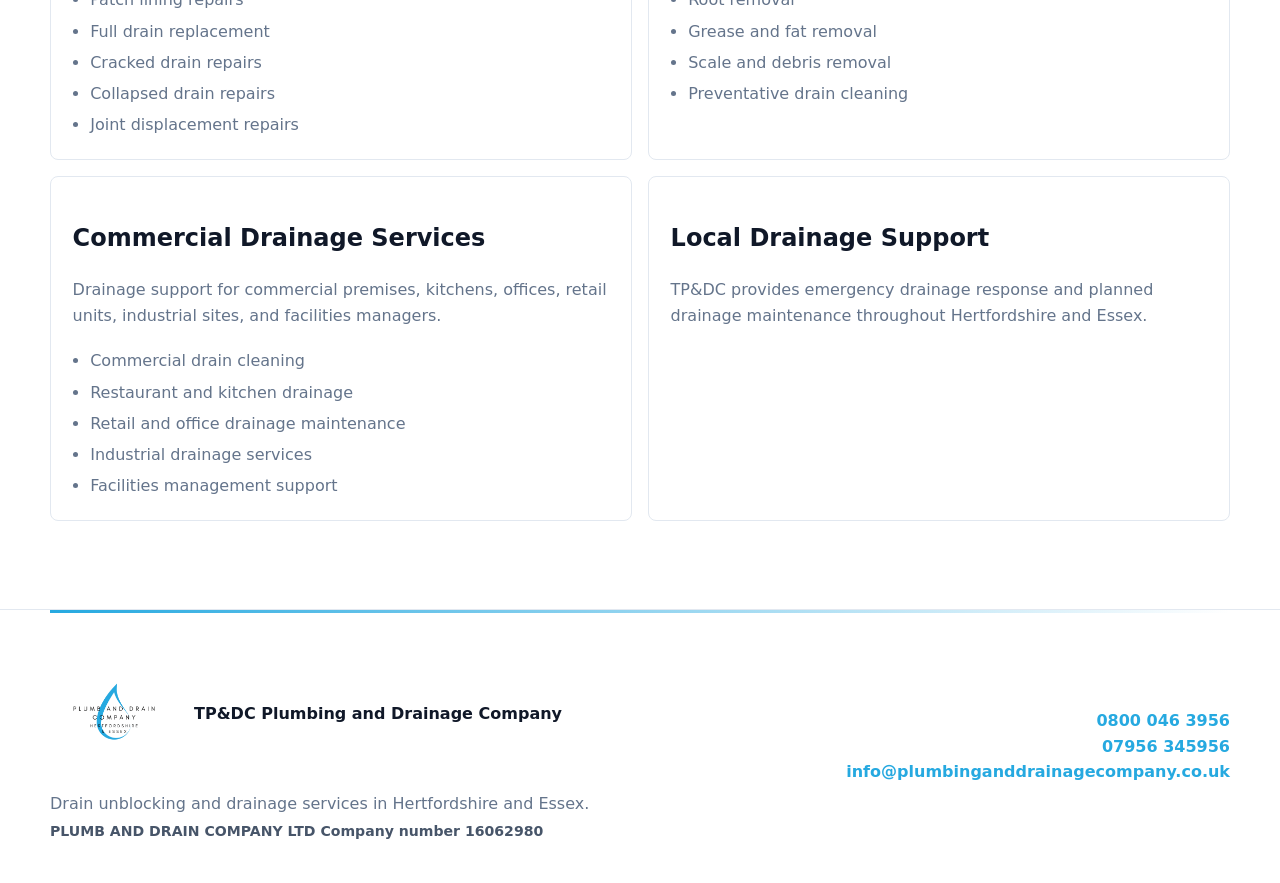
<file: drainage-services.html>
<!doctype html>
<html lang="en-GB">
  <head>
    <meta charset="utf-8">
    <meta name="viewport" content="width=device-width, initial-scale=1">
    <title>Drain Unblocking Hertfordshire &amp; Essex | TP&amp;DC</title>
    <meta name="description" content="Drain unblocking, CCTV drain surveys, drain repairs, high-pressure water jetting and commercial drainage services across Hertfordshire and Essex.">
    <meta name="robots" content="index, follow, max-image-preview:large">
    <link rel="canonical" href="https://www.plumbanddrain.com/drainage-services/">
    <meta property="og:title" content="Drain Unblocking Hertfordshire &amp; Essex | TP&amp;DC">
    <meta property="og:description" content="Drain unblocking, CCTV drain surveys, drain repairs, high-pressure water jetting and commercial drainage services across Hertfordshire and Essex.">
    <meta property="og:type" content="website">
    <meta property="og:url" content="https://www.plumbanddrain.com/drainage-services/">
    <meta property="og:image" content="https://www.plumbanddrain.com/assets/plumb-and-drain-logo.png">
    <meta property="og:site_name" content="TP&amp;DC Plumbing and Drainage Company">
    <meta property="og:locale" content="en_GB">
    <meta name="twitter:card" content="summary_large_image">
    <meta name="twitter:title" content="Drain Unblocking Hertfordshire &amp; Essex | TP&amp;DC">
    <meta name="twitter:description" content="Drain unblocking, CCTV drain surveys, drain repairs, high-pressure water jetting and commercial drainage services across Hertfordshire and Essex.">
    <meta name="twitter:image" content="https://www.plumbanddrain.com/assets/plumb-and-drain-logo.png">
    <meta name="theme-color" content="#26a9e0">
    <link rel="icon" type="image/png" href="/favicon.png">
    <link rel="apple-touch-icon" href="/favicon.png">
    <link rel="preload" as="image" href="/assets/plumb-and-drain-logo.png">
    <link rel="stylesheet" href="/styles.css">
    <script type="application/ld+json">{"@context":"https://schema.org","@graph":[{"@type":["LocalBusiness","Plumber"],"@id":"https://www.plumbanddrain.com/#business","name":"TP&DC Plumbing and Drainage Company","legalName":"PLUMB AND DRAIN COMPANY LTD","identifier":{"@type":"PropertyValue","name":"Companies House number","value":"16062980"},"url":"https://www.plumbanddrain.com/","logo":"https://www.plumbanddrain.com/assets/plumb-and-drain-logo.png","image":"https://www.plumbanddrain.com/assets/plumb-and-drain-logo.png","telephone":["0800 046 3956","07956 345956"],"email":"info@plumbinganddrainagecompany.co.uk","priceRange":"Contact for quote","areaServed":[{"@type":"AdministrativeArea","name":"Hertfordshire"},{"@type":"AdministrativeArea","name":"Essex"},{"@type":"AdministrativeArea","name":"Cheshunt"},{"@type":"AdministrativeArea","name":"Ware"},{"@type":"AdministrativeArea","name":"Hoddesdon"},{"@type":"AdministrativeArea","name":"Harlow"},{"@type":"AdministrativeArea","name":"Epping"},{"@type":"AdministrativeArea","name":"Waltham Abbey"},{"@type":"AdministrativeArea","name":"Bishop's Stortford"},{"@type":"AdministrativeArea","name":"Chelmsford"}],"address":{"@type":"PostalAddress","addressRegion":"Hertfordshire and Essex","addressCountry":"GB"},"contactPoint":[{"@type":"ContactPoint","telephone":"0800 046 3956","contactType":"customer service","email":"info@plumbinganddrainagecompany.co.uk","areaServed":"GB","availableLanguage":"en-GB"},{"@type":"ContactPoint","telephone":"07956 345956","contactType":"customer service","email":"info@plumbinganddrainagecompany.co.uk","areaServed":"GB","availableLanguage":"en-GB"}],"serviceType":["Emergency plumbing","Drain unblocking","CCTV drain surveys","Drain repairs","High-pressure water jetting","Gutter clearance","Driveway cleaning"]},{"@type":"WebSite","@id":"https://www.plumbanddrain.com/#website","name":"TP&DC Plumbing and Drainage Company","url":"https://www.plumbanddrain.com/","publisher":{"@id":"https://www.plumbanddrain.com/#business"},"inLanguage":"en-GB"},{"@type":"WebPage","@id":"https://www.plumbanddrain.com/drainage-services/#webpage","url":"https://www.plumbanddrain.com/drainage-services/","name":"Drain Unblocking Hertfordshire & Essex | TP&DC","description":"Drain unblocking, CCTV drain surveys, drain repairs, high-pressure water jetting and commercial drainage services across Hertfordshire and Essex.","isPartOf":{"@id":"https://www.plumbanddrain.com/#website"},"about":{"@id":"https://www.plumbanddrain.com/#business"},"breadcrumb":{"@id":"https://www.plumbanddrain.com/drainage-services/#breadcrumb"},"inLanguage":"en-GB"},{"@type":"BreadcrumbList","@id":"https://www.plumbanddrain.com/drainage-services/#breadcrumb","itemListElement":[{"@type":"ListItem","position":1,"name":"Home","item":"https://www.plumbanddrain.com/"},{"@type":"ListItem","position":2,"name":"Drainage Services","item":"https://www.plumbanddrain.com/drainage-services/"}]},{"@type":"Service","@id":"https://www.plumbanddrain.com/drainage-services/#drain-unblocking","name":"Drain Unblocking","serviceType":"Drain Unblocking","provider":{"@id":"https://www.plumbanddrain.com/#business"},"areaServed":[{"@type":"AdministrativeArea","name":"Hertfordshire"},{"@type":"AdministrativeArea","name":"Essex"},{"@type":"AdministrativeArea","name":"Cheshunt"},{"@type":"AdministrativeArea","name":"Ware"},{"@type":"AdministrativeArea","name":"Hoddesdon"},{"@type":"AdministrativeArea","name":"Harlow"},{"@type":"AdministrativeArea","name":"Epping"},{"@type":"AdministrativeArea","name":"Waltham Abbey"},{"@type":"AdministrativeArea","name":"Bishop's Stortford"},{"@type":"AdministrativeArea","name":"Chelmsford"}],"url":"https://www.plumbanddrain.com/drainage-services/"},{"@type":"Service","@id":"https://www.plumbanddrain.com/drainage-services/#cctv-drain-surveys","name":"CCTV Drain Surveys","serviceType":"CCTV Drain Surveys","provider":{"@id":"https://www.plumbanddrain.com/#business"},"areaServed":[{"@type":"AdministrativeArea","name":"Hertfordshire"},{"@type":"AdministrativeArea","name":"Essex"},{"@type":"AdministrativeArea","name":"Cheshunt"},{"@type":"AdministrativeArea","name":"Ware"},{"@type":"AdministrativeArea","name":"Hoddesdon"},{"@type":"AdministrativeArea","name":"Harlow"},{"@type":"AdministrativeArea","name":"Epping"},{"@type":"AdministrativeArea","name":"Waltham Abbey"},{"@type":"AdministrativeArea","name":"Bishop's Stortford"},{"@type":"AdministrativeArea","name":"Chelmsford"}],"url":"https://www.plumbanddrain.com/drainage-services/"},{"@type":"Service","@id":"https://www.plumbanddrain.com/drainage-services/#drain-repairs","name":"Drain Repairs","serviceType":"Drain Repairs","provider":{"@id":"https://www.plumbanddrain.com/#business"},"areaServed":[{"@type":"AdministrativeArea","name":"Hertfordshire"},{"@type":"AdministrativeArea","name":"Essex"},{"@type":"AdministrativeArea","name":"Cheshunt"},{"@type":"AdministrativeArea","name":"Ware"},{"@type":"AdministrativeArea","name":"Hoddesdon"},{"@type":"AdministrativeArea","name":"Harlow"},{"@type":"AdministrativeArea","name":"Epping"},{"@type":"AdministrativeArea","name":"Waltham Abbey"},{"@type":"AdministrativeArea","name":"Bishop's Stortford"},{"@type":"AdministrativeArea","name":"Chelmsford"}],"url":"https://www.plumbanddrain.com/drainage-services/"},{"@type":"Service","@id":"https://www.plumbanddrain.com/drainage-services/#high-pressure-water-jetting","name":"High-Pressure Water Jetting","serviceType":"High-Pressure Water Jetting","provider":{"@id":"https://www.plumbanddrain.com/#business"},"areaServed":[{"@type":"AdministrativeArea","name":"Hertfordshire"},{"@type":"AdministrativeArea","name":"Essex"},{"@type":"AdministrativeArea","name":"Cheshunt"},{"@type":"AdministrativeArea","name":"Ware"},{"@type":"AdministrativeArea","name":"Hoddesdon"},{"@type":"AdministrativeArea","name":"Harlow"},{"@type":"AdministrativeArea","name":"Epping"},{"@type":"AdministrativeArea","name":"Waltham Abbey"},{"@type":"AdministrativeArea","name":"Bishop's Stortford"},{"@type":"AdministrativeArea","name":"Chelmsford"}],"url":"https://www.plumbanddrain.com/drainage-services/"},{"@type":"Service","@id":"https://www.plumbanddrain.com/drainage-services/#commercial-drainage-services","name":"Commercial Drainage Services","serviceType":"Commercial Drainage Services","provider":{"@id":"https://www.plumbanddrain.com/#business"},"areaServed":[{"@type":"AdministrativeArea","name":"Hertfordshire"},{"@type":"AdministrativeArea","name":"Essex"},{"@type":"AdministrativeArea","name":"Cheshunt"},{"@type":"AdministrativeArea","name":"Ware"},{"@type":"AdministrativeArea","name":"Hoddesdon"},{"@type":"AdministrativeArea","name":"Harlow"},{"@type":"AdministrativeArea","name":"Epping"},{"@type":"AdministrativeArea","name":"Waltham Abbey"},{"@type":"AdministrativeArea","name":"Bishop's Stortford"},{"@type":"AdministrativeArea","name":"Chelmsford"}],"url":"https://www.plumbanddrain.com/drainage-services/"}]}</script>
  </head>
  <body>
    <header class="site-header"><div class="contact-strip"><a href="tel:08000463956">0800 046 3956</a><span>/</span><a href="tel:07956345956">07956 345956</a><a href="mailto:info@plumbinganddrainagecompany.co.uk">info@plumbinganddrainagecompany.co.uk</a></div><nav class="nav" aria-label="Primary navigation"><a class="brand" href="/"><img src="/assets/plumb-and-drain-logo.png" width="2000" height="2000" alt="TP&DC Plumbing and Drainage Company logo"><span>TP&amp;DC</span></a><button class="menu-button" type="button" aria-label="Open navigation"><span></span><span></span><span></span></button><ul class="nav-links"><li><a href="/">Home</a></li><li><a href="/plumbing/">Plumbing</a></li><li><a href="/drainage-services/" aria-current="page">Drainage services</a></li><li><a href="/driveway-cleaning/">Driveway Cleaning</a></li><li><a href="/gutter-drain-clearance/">Gutter &amp; Drain Clearance</a></li><li><a href="/services/">Services</a></li><li><a class="nav-cta" href="/enquiries/">Contact us</a></li></ul></nav></header>
    <main>
      <section class="subpage-hero"><p class="eyebrow">Emergency drain unblocking</p><h1>Drain Unblocking and Drainage Services in Hertfordshire and Essex</h1><p>Priority help for blocked drains, CCTV drain surveys, drain repairs, high-pressure water jetting, and commercial drainage maintenance across Hertfordshire and Essex.</p><a class="button primary" href="tel:08000463956">Call for drainage help</a></section>
      <section class="section seo-grid">
        <article>
          <h2>Drain Unblocking</h2>
          <p>Emergency and planned drain unblocking for internal and external drainage problems.</p>
          <ul class="service-list">
            <li>Emergency drain unblocking</li>
            <li>Blocked sinks</li>
            <li>Blocked toilets</li>
            <li>Blocked baths and showers</li>
            <li>Blocked kitchen drains</li>
            <li>Blocked outside drains</li>
            <li>Blocked gullies and channels</li>
          </ul>
        </article>
        <article>
          <h2>CCTV Drain Surveys</h2>
          <p>Drain camera inspections and reports for homeowners, buyers, landlords, and commercial sites.</p>
          <ul class="service-list">
            <li>CCTV drain inspections</li>
            <li>Homebuyer drain surveys</li>
            <li>Pre-purchase drain surveys</li>
            <li>Commercial drain surveys</li>
            <li>Drain condition reports</li>
          </ul>
        </article>
        <article>
          <h2>Drain Repairs</h2>
          <p>Drain repair options for damaged, cracked, displaced, or collapsed drainage systems.</p>
          <ul class="service-list">
            <li>Drain excavation and repairs</li>
            <li>No-dig drain repairs</li>
            <li>Patch lining repairs</li>
            <li>Full drain replacement</li>
            <li>Cracked drain repairs</li>
            <li>Collapsed drain repairs</li>
            <li>Joint displacement repairs</li>
          </ul>
        </article>
        <article>
          <h2>High-Pressure Water Jetting</h2>
          <p>Powerful jetting for blockages, build-up, roots, fat, grease, scale, and preventative cleaning.</p>
          <ul class="service-list">
            <li>Drain jetting</li>
            <li>Sewer jetting</li>
            <li>Root removal</li>
            <li>Grease and fat removal</li>
            <li>Scale and debris removal</li>
            <li>Preventative drain cleaning</li>
          </ul>
        </article>
        <article>
          <h2>Commercial Drainage Services</h2>
          <p>Drainage support for commercial premises, kitchens, offices, retail units, industrial sites, and facilities managers.</p>
          <ul class="service-list">
            <li>Commercial drain cleaning</li>
            <li>Restaurant and kitchen drainage</li>
            <li>Retail and office drainage maintenance</li>
            <li>Industrial drainage services</li>
            <li>Facilities management support</li>
          </ul>
        </article>
        <article>
          <h2>Local Drainage Support</h2>
          <p>TP&amp;DC provides emergency drainage response and planned drainage maintenance throughout Hertfordshire and Essex.</p>
        </article>
      </section>
    </main>
    <footer class="footer"><div><a class="footer-brand" href="/" aria-label="TP&DC home"><img src="/assets/plumb-and-drain-logo.png" width="2000" height="2000" alt="TP&DC Plumbing and Drainage Company logo"><span>TP&amp;DC Plumbing and Drainage Company</span></a><p>Drain unblocking and drainage services in Hertfordshire and Essex.</p><p class="company-number">PLUMB AND DRAIN COMPANY LTD Company number 16062980</p></div><div><a href="tel:08000463956">0800 046 3956</a><a href="tel:07956345956">07956 345956</a><a href="mailto:info@plumbinganddrainagecompany.co.uk">info@plumbinganddrainagecompany.co.uk</a></div></footer>
  </body>
</html>
</file>
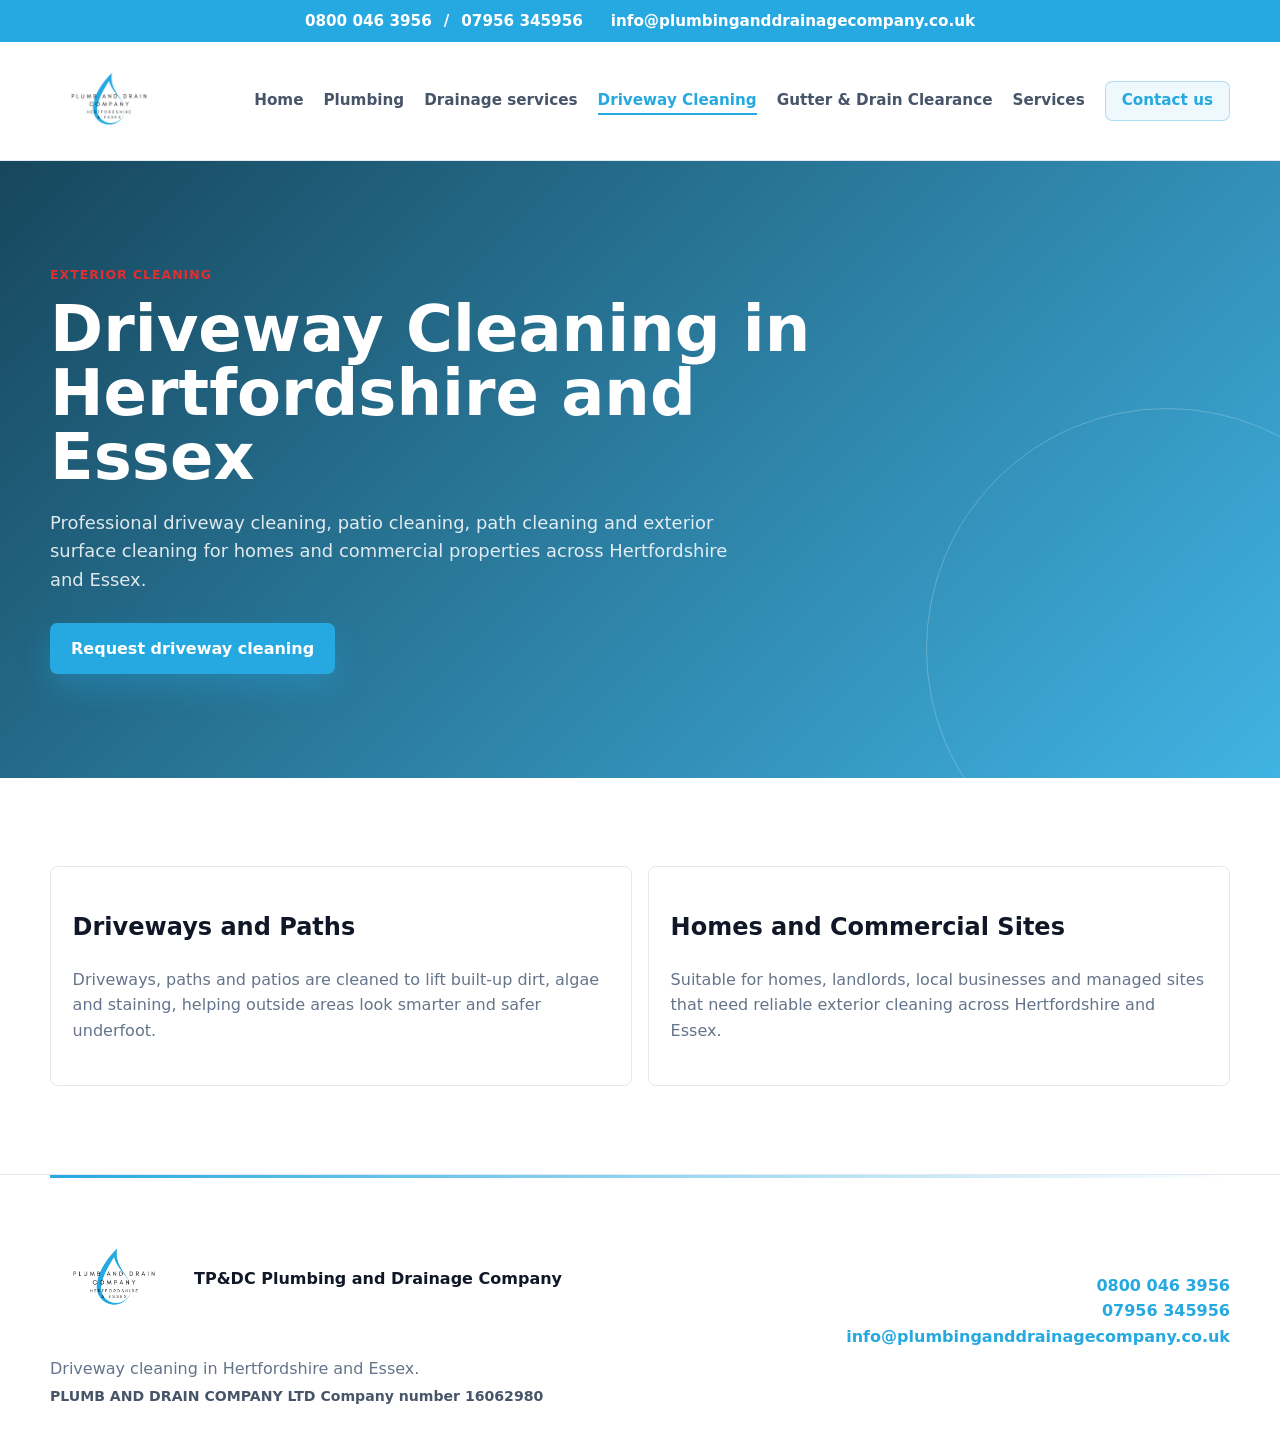
<file: driveway-cleaning.html>
<!doctype html>
<html lang="en-GB">
  <head>
    <meta charset="utf-8">
    <meta name="viewport" content="width=device-width, initial-scale=1">
    <title>Driveway Cleaning Hertfordshire &amp; Essex | TP&amp;DC</title>
    <meta name="description" content="Driveway cleaning in Hertfordshire and Essex for driveways, patios, paths and outside surfaces, with enquiries handled by TP&amp;DC.">
    <meta name="robots" content="index, follow, max-image-preview:large">
    <link rel="canonical" href="https://www.plumbanddrain.com/driveway-cleaning/">
    <meta property="og:title" content="Driveway Cleaning Hertfordshire &amp; Essex | TP&amp;DC">
    <meta property="og:description" content="Driveway cleaning in Hertfordshire and Essex for driveways, patios, paths and outside surfaces, with enquiries handled by TP&amp;DC.">
    <meta property="og:type" content="website">
    <meta property="og:url" content="https://www.plumbanddrain.com/driveway-cleaning/">
    <meta property="og:image" content="https://www.plumbanddrain.com/assets/plumb-and-drain-logo.png">
    <meta property="og:site_name" content="TP&amp;DC Plumbing and Drainage Company">
    <meta property="og:locale" content="en_GB">
    <meta name="twitter:card" content="summary_large_image">
    <meta name="twitter:title" content="Driveway Cleaning Hertfordshire &amp; Essex | TP&amp;DC">
    <meta name="twitter:description" content="Driveway cleaning in Hertfordshire and Essex for driveways, patios, paths and outside surfaces, with enquiries handled by TP&amp;DC.">
    <meta name="twitter:image" content="https://www.plumbanddrain.com/assets/plumb-and-drain-logo.png">
    <meta name="theme-color" content="#26a9e0">
    <link rel="icon" type="image/png" href="/favicon.png">
    <link rel="apple-touch-icon" href="/favicon.png">
    <link rel="preload" as="image" href="/assets/plumb-and-drain-logo.png">
    <link rel="stylesheet" href="/styles.css">
    <script type="application/ld+json">{"@context":"https://schema.org","@graph":[{"@type":["LocalBusiness","Plumber"],"@id":"https://www.plumbanddrain.com/#business","name":"TP&DC Plumbing and Drainage Company","legalName":"PLUMB AND DRAIN COMPANY LTD","identifier":{"@type":"PropertyValue","name":"Companies House number","value":"16062980"},"url":"https://www.plumbanddrain.com/","logo":"https://www.plumbanddrain.com/assets/plumb-and-drain-logo.png","image":"https://www.plumbanddrain.com/assets/plumb-and-drain-logo.png","telephone":["0800 046 3956","07956 345956"],"email":"info@plumbinganddrainagecompany.co.uk","priceRange":"Contact for quote","areaServed":[{"@type":"AdministrativeArea","name":"Hertfordshire"},{"@type":"AdministrativeArea","name":"Essex"},{"@type":"AdministrativeArea","name":"Cheshunt"},{"@type":"AdministrativeArea","name":"Ware"},{"@type":"AdministrativeArea","name":"Hoddesdon"},{"@type":"AdministrativeArea","name":"Harlow"},{"@type":"AdministrativeArea","name":"Epping"},{"@type":"AdministrativeArea","name":"Waltham Abbey"},{"@type":"AdministrativeArea","name":"Bishop's Stortford"},{"@type":"AdministrativeArea","name":"Chelmsford"}],"address":{"@type":"PostalAddress","addressRegion":"Hertfordshire and Essex","addressCountry":"GB"},"contactPoint":[{"@type":"ContactPoint","telephone":"0800 046 3956","contactType":"customer service","email":"info@plumbinganddrainagecompany.co.uk","areaServed":"GB","availableLanguage":"en-GB"},{"@type":"ContactPoint","telephone":"07956 345956","contactType":"customer service","email":"info@plumbinganddrainagecompany.co.uk","areaServed":"GB","availableLanguage":"en-GB"}],"serviceType":["Emergency plumbing","Drain unblocking","CCTV drain surveys","Drain repairs","High-pressure water jetting","Gutter clearance","Driveway cleaning"]},{"@type":"WebSite","@id":"https://www.plumbanddrain.com/#website","name":"TP&DC Plumbing and Drainage Company","url":"https://www.plumbanddrain.com/","publisher":{"@id":"https://www.plumbanddrain.com/#business"},"inLanguage":"en-GB"},{"@type":"WebPage","@id":"https://www.plumbanddrain.com/driveway-cleaning/#webpage","url":"https://www.plumbanddrain.com/driveway-cleaning/","name":"Driveway Cleaning Hertfordshire & Essex | TP&DC","description":"Driveway cleaning in Hertfordshire and Essex for driveways, patios, paths and outside surfaces, with enquiries handled by TP&DC.","isPartOf":{"@id":"https://www.plumbanddrain.com/#website"},"about":{"@id":"https://www.plumbanddrain.com/#business"},"breadcrumb":{"@id":"https://www.plumbanddrain.com/driveway-cleaning/#breadcrumb"},"inLanguage":"en-GB"},{"@type":"BreadcrumbList","@id":"https://www.plumbanddrain.com/driveway-cleaning/#breadcrumb","itemListElement":[{"@type":"ListItem","position":1,"name":"Home","item":"https://www.plumbanddrain.com/"},{"@type":"ListItem","position":2,"name":"Driveway Cleaning","item":"https://www.plumbanddrain.com/driveway-cleaning/"}]},{"@type":"Service","@id":"https://www.plumbanddrain.com/driveway-cleaning/#driveway-cleaning","name":"Driveway Cleaning","serviceType":"Driveway Cleaning","provider":{"@id":"https://www.plumbanddrain.com/#business"},"areaServed":[{"@type":"AdministrativeArea","name":"Hertfordshire"},{"@type":"AdministrativeArea","name":"Essex"},{"@type":"AdministrativeArea","name":"Cheshunt"},{"@type":"AdministrativeArea","name":"Ware"},{"@type":"AdministrativeArea","name":"Hoddesdon"},{"@type":"AdministrativeArea","name":"Harlow"},{"@type":"AdministrativeArea","name":"Epping"},{"@type":"AdministrativeArea","name":"Waltham Abbey"},{"@type":"AdministrativeArea","name":"Bishop's Stortford"},{"@type":"AdministrativeArea","name":"Chelmsford"}],"url":"https://www.plumbanddrain.com/driveway-cleaning/"}]}</script>
  </head>
  <body>
    <header class="site-header"><div class="contact-strip"><a href="tel:08000463956">0800 046 3956</a><span>/</span><a href="tel:07956345956">07956 345956</a><a href="mailto:info@plumbinganddrainagecompany.co.uk">info@plumbinganddrainagecompany.co.uk</a></div><nav class="nav" aria-label="Primary navigation"><a class="brand" href="/"><img src="/assets/plumb-and-drain-logo.png" width="2000" height="2000" alt="TP&DC Plumbing and Drainage Company logo"><span>TP&amp;DC</span></a><button class="menu-button" type="button" aria-label="Open navigation"><span></span><span></span><span></span></button><ul class="nav-links"><li><a href="/">Home</a></li><li><a href="/plumbing/">Plumbing</a></li><li><a href="/drainage-services/">Drainage services</a></li><li><a href="/driveway-cleaning/" aria-current="page">Driveway Cleaning</a></li><li><a href="/gutter-drain-clearance/">Gutter &amp; Drain Clearance</a></li><li><a href="/services/">Services</a></li><li><a class="nav-cta" href="/enquiries/">Contact us</a></li></ul></nav></header>
    <main>
      <section class="subpage-hero"><p class="eyebrow">Exterior cleaning</p><h1>Driveway Cleaning in Hertfordshire and Essex</h1><p>Professional driveway cleaning, patio cleaning, path cleaning and exterior surface cleaning for homes and commercial properties across Hertfordshire and Essex.</p><a class="button primary" href="/enquiries/">Request driveway cleaning</a></section>
      <section class="section seo-grid"><article><h2>Driveways and Paths</h2><p>Driveways, paths and patios are cleaned to lift built-up dirt, algae and staining, helping outside areas look smarter and safer underfoot.</p></article><article><h2>Homes and Commercial Sites</h2><p>Suitable for homes, landlords, local businesses and managed sites that need reliable exterior cleaning across Hertfordshire and Essex.</p></article></section>
    </main>
    <footer class="footer"><div><a class="footer-brand" href="/" aria-label="TP&DC home"><img src="/assets/plumb-and-drain-logo.png" width="2000" height="2000" alt="TP&DC Plumbing and Drainage Company logo"><span>TP&amp;DC Plumbing and Drainage Company</span></a><p>Driveway cleaning in Hertfordshire and Essex.</p><p class="company-number">PLUMB AND DRAIN COMPANY LTD Company number 16062980</p></div><div><a href="tel:08000463956">0800 046 3956</a><a href="tel:07956345956">07956 345956</a><a href="mailto:info@plumbinganddrainagecompany.co.uk">info@plumbinganddrainagecompany.co.uk</a></div></footer>
  </body>
</html>
</file>
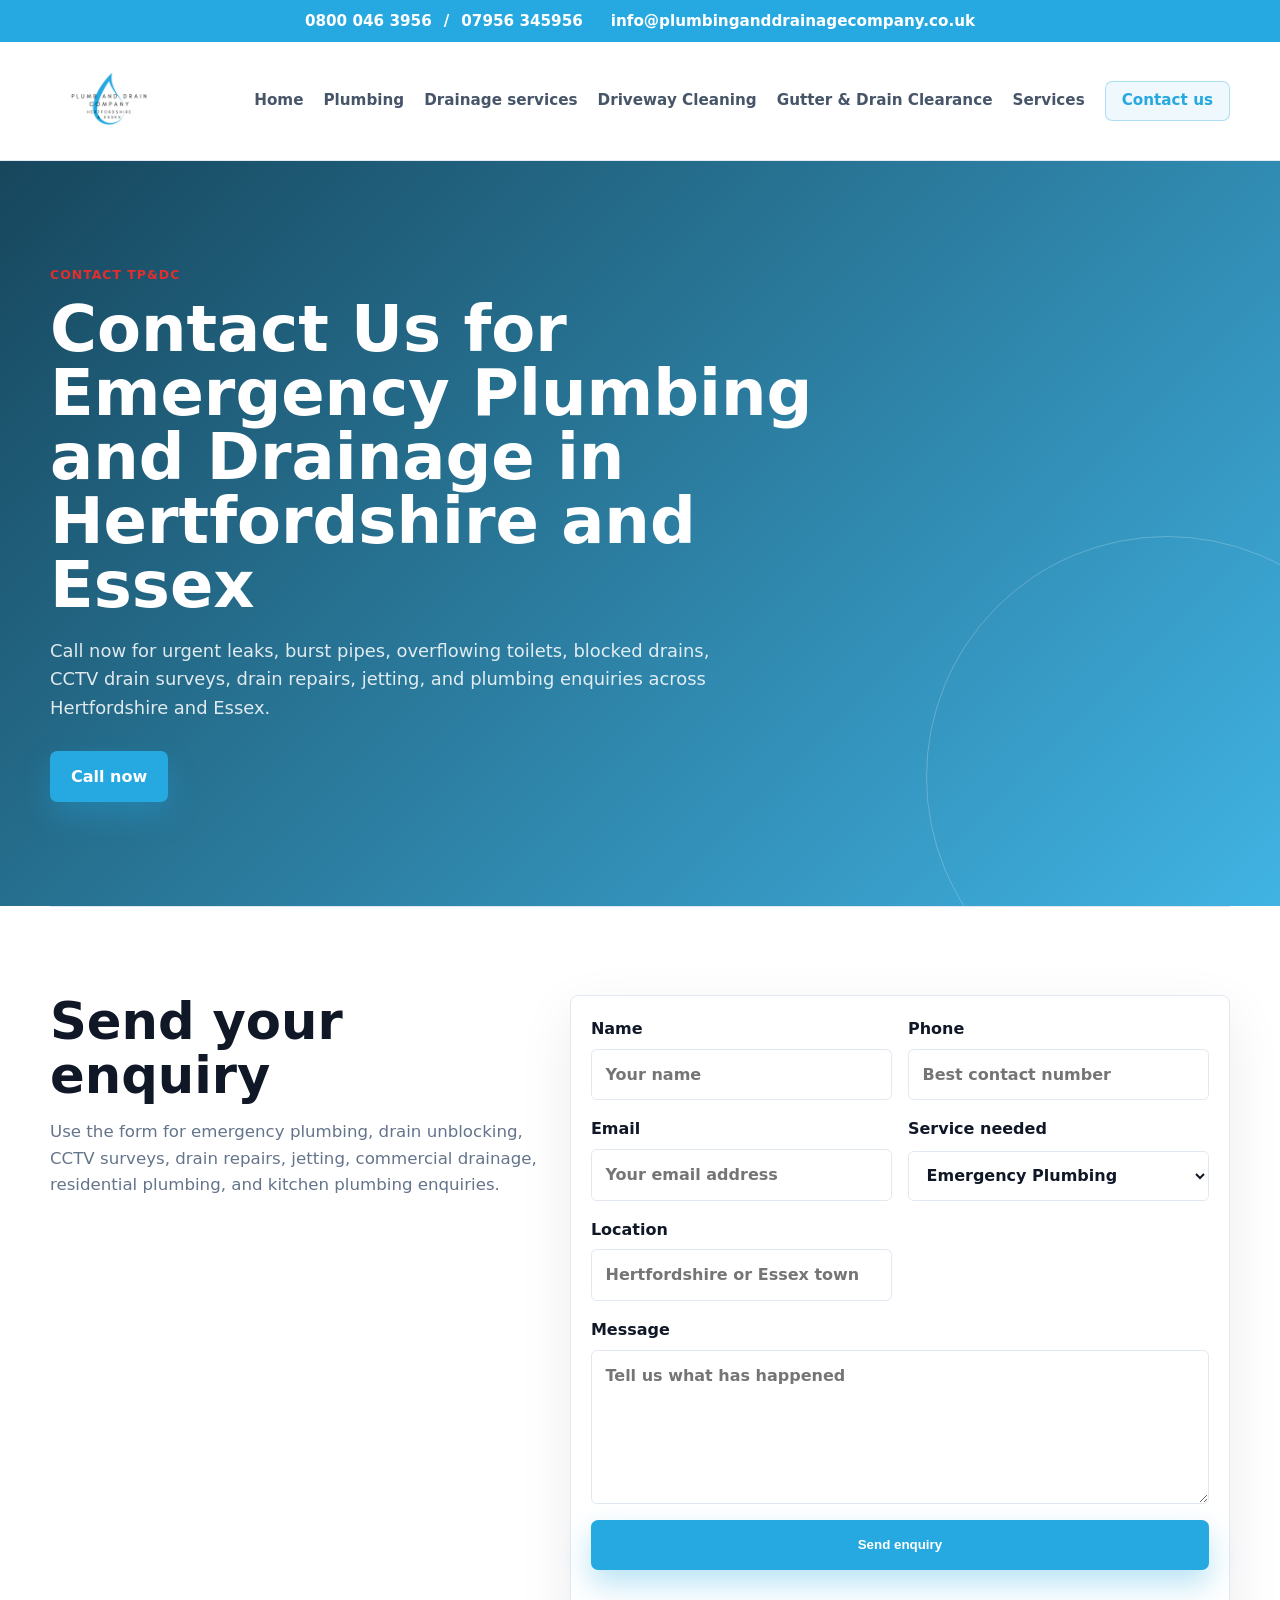
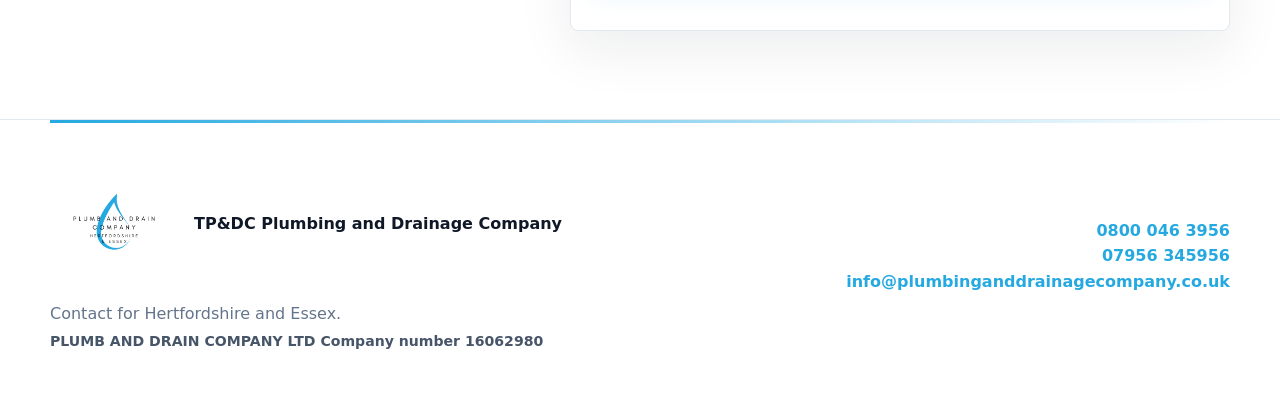
<file: enquiries.html>
<!doctype html>
<html lang="en-GB">
  <head>
    <meta charset="utf-8">
    <meta name="viewport" content="width=device-width, initial-scale=1">
    <title>Contact TP&amp;DC Hertfordshire &amp; Essex Plumbing</title>
    <meta name="description" content="Contact TP&amp;DC for emergency plumbing, drain unblocking, CCTV surveys, drain repairs, jetting and plumbing enquiries in Hertfordshire and Essex.">
    <meta name="robots" content="index, follow, max-image-preview:large">
    <link rel="canonical" href="https://www.plumbanddrain.com/enquiries/">
    <meta property="og:title" content="Contact TP&amp;DC Hertfordshire &amp; Essex Plumbing">
    <meta property="og:description" content="Contact TP&amp;DC for emergency plumbing, drain unblocking, CCTV surveys, drain repairs, jetting and plumbing enquiries in Hertfordshire and Essex.">
    <meta property="og:type" content="website">
    <meta property="og:url" content="https://www.plumbanddrain.com/enquiries/">
    <meta property="og:image" content="https://www.plumbanddrain.com/assets/plumb-and-drain-logo.png">
    <meta property="og:site_name" content="TP&amp;DC Plumbing and Drainage Company">
    <meta property="og:locale" content="en_GB">
    <meta name="twitter:card" content="summary_large_image">
    <meta name="twitter:title" content="Contact TP&amp;DC Hertfordshire &amp; Essex Plumbing">
    <meta name="twitter:description" content="Contact TP&amp;DC for emergency plumbing, drain unblocking, CCTV surveys, drain repairs, jetting and plumbing enquiries in Hertfordshire and Essex.">
    <meta name="twitter:image" content="https://www.plumbanddrain.com/assets/plumb-and-drain-logo.png">
    <meta name="theme-color" content="#26a9e0">
    <link rel="preconnect" href="https://api.web3forms.com">
    <link rel="icon" type="image/png" href="/favicon.png">
    <link rel="apple-touch-icon" href="/favicon.png">
    <link rel="preload" as="image" href="/assets/plumb-and-drain-logo.png">
    <link rel="stylesheet" href="/styles.css">
    <script type="application/ld+json">{"@context":"https://schema.org","@graph":[{"@type":["LocalBusiness","Plumber"],"@id":"https://www.plumbanddrain.com/#business","name":"TP&DC Plumbing and Drainage Company","legalName":"PLUMB AND DRAIN COMPANY LTD","identifier":{"@type":"PropertyValue","name":"Companies House number","value":"16062980"},"url":"https://www.plumbanddrain.com/","logo":"https://www.plumbanddrain.com/assets/plumb-and-drain-logo.png","image":"https://www.plumbanddrain.com/assets/plumb-and-drain-logo.png","telephone":["0800 046 3956","07956 345956"],"email":"info@plumbinganddrainagecompany.co.uk","priceRange":"Contact for quote","areaServed":[{"@type":"AdministrativeArea","name":"Hertfordshire"},{"@type":"AdministrativeArea","name":"Essex"},{"@type":"AdministrativeArea","name":"Cheshunt"},{"@type":"AdministrativeArea","name":"Ware"},{"@type":"AdministrativeArea","name":"Hoddesdon"},{"@type":"AdministrativeArea","name":"Harlow"},{"@type":"AdministrativeArea","name":"Epping"},{"@type":"AdministrativeArea","name":"Waltham Abbey"},{"@type":"AdministrativeArea","name":"Bishop's Stortford"},{"@type":"AdministrativeArea","name":"Chelmsford"}],"address":{"@type":"PostalAddress","addressRegion":"Hertfordshire and Essex","addressCountry":"GB"},"contactPoint":[{"@type":"ContactPoint","telephone":"0800 046 3956","contactType":"customer service","email":"info@plumbinganddrainagecompany.co.uk","areaServed":"GB","availableLanguage":"en-GB"},{"@type":"ContactPoint","telephone":"07956 345956","contactType":"customer service","email":"info@plumbinganddrainagecompany.co.uk","areaServed":"GB","availableLanguage":"en-GB"}],"serviceType":["Emergency plumbing","Drain unblocking","CCTV drain surveys","Drain repairs","High-pressure water jetting","Gutter clearance","Driveway cleaning"]},{"@type":"WebSite","@id":"https://www.plumbanddrain.com/#website","name":"TP&DC Plumbing and Drainage Company","url":"https://www.plumbanddrain.com/","publisher":{"@id":"https://www.plumbanddrain.com/#business"},"inLanguage":"en-GB"},{"@type":"WebPage","@id":"https://www.plumbanddrain.com/enquiries/#webpage","url":"https://www.plumbanddrain.com/enquiries/","name":"Contact TP&DC Hertfordshire & Essex Plumbing","description":"Contact TP&DC for emergency plumbing, drain unblocking, CCTV surveys, drain repairs, jetting and plumbing enquiries in Hertfordshire and Essex.","isPartOf":{"@id":"https://www.plumbanddrain.com/#website"},"about":{"@id":"https://www.plumbanddrain.com/#business"},"breadcrumb":{"@id":"https://www.plumbanddrain.com/enquiries/#breadcrumb"},"inLanguage":"en-GB"},{"@type":"BreadcrumbList","@id":"https://www.plumbanddrain.com/enquiries/#breadcrumb","itemListElement":[{"@type":"ListItem","position":1,"name":"Home","item":"https://www.plumbanddrain.com/"},{"@type":"ListItem","position":2,"name":"Contact","item":"https://www.plumbanddrain.com/enquiries/"}]}]}</script>
  </head>
  <body>
    <header class="site-header"><div class="contact-strip"><a href="tel:08000463956">0800 046 3956</a><span>/</span><a href="tel:07956345956">07956 345956</a><a href="mailto:info@plumbinganddrainagecompany.co.uk">info@plumbinganddrainagecompany.co.uk</a></div><nav class="nav" aria-label="Primary navigation"><a class="brand" href="/"><img src="/assets/plumb-and-drain-logo.png" width="2000" height="2000" alt="TP&DC Plumbing and Drainage Company logo"><span>TP&amp;DC</span></a><button class="menu-button" type="button" aria-label="Open navigation"><span></span><span></span><span></span></button><ul class="nav-links"><li><a href="/">Home</a></li><li><a href="/plumbing/">Plumbing</a></li><li><a href="/drainage-services/">Drainage services</a></li><li><a href="/driveway-cleaning/">Driveway Cleaning</a></li><li><a href="/gutter-drain-clearance/">Gutter &amp; Drain Clearance</a></li><li><a href="/services/">Services</a></li><li><a class="nav-cta" href="/enquiries/" aria-current="page">Contact us</a></li></ul></nav></header>
    <main>
      <section class="subpage-hero"><p class="eyebrow">Contact TP&amp;DC</p><h1>Contact Us for Emergency Plumbing and Drainage in Hertfordshire and Essex</h1><p>Call now for urgent leaks, burst pipes, overflowing toilets, blocked drains, CCTV drain surveys, drain repairs, jetting, and plumbing enquiries across Hertfordshire and Essex.</p><a class="button primary" href="tel:08000463956">Call now</a></section>
      <section class="section enquiry">
        <div>
          <h2>Send your enquiry</h2>
          <p>Use the form for emergency plumbing, drain unblocking, CCTV surveys, drain repairs, jetting, commercial drainage, residential plumbing, and kitchen plumbing enquiries.</p>
        </div>
        <form class="enquiry-form" data-web3forms action="https://api.web3forms.com/submit" method="POST">
          <input type="hidden" name="access_key" value="07623c38-dd41-4704-9fa5-765ddbbbdbd3">
          <input type="hidden" name="subject" value="New website enquiry - Plumb and Drain Company">
          <input type="hidden" name="from_name" value="Plumb and Drain Company Website">
          <input type="checkbox" name="botcheck" class="hidden" style="display: none;" tabindex="-1" autocomplete="off">
          <label>
            Name
            <input type="text" name="name" autocomplete="name" placeholder="Your name" required>
          </label>
          <label>
            Phone
            <input type="tel" name="phone" autocomplete="tel" placeholder="Best contact number">
          </label>
          <label>
            Email
            <input type="email" name="email" autocomplete="email" placeholder="Your email address" required>
          </label>
          <label>
            Service needed
            <select name="service">
              <option>Emergency Plumbing</option>
              <option>Emergency Drain Unblocking</option>
              <option>CCTV Drain Surveys</option>
              <option>Drain Repairs</option>
              <option>High-Pressure Water Jetting</option>
              <option>Commercial Drainage Services</option>
              <option>Residential Plumbing Services</option>
              <option>Kitchen Plumbing</option>
              <option>Driveway Cleaning</option>
              <option>Gutter &amp; Drain Clearance</option>
            </select>
          </label>
          <label>
            Location
            <input type="text" name="location" autocomplete="address-level2" placeholder="Hertfordshire or Essex town">
          </label>
          <label class="full">
            Message
            <textarea name="message" rows="5" placeholder="Tell us what has happened" required></textarea>
          </label>
          <button class="button primary full" type="submit">Send enquiry</button>
          <p class="form-status full" data-form-status aria-live="polite"></p>
        </form>
      </section>
    </main>
    <footer class="footer"><div><a class="footer-brand" href="/" aria-label="TP&DC home"><img src="/assets/plumb-and-drain-logo.png" width="2000" height="2000" alt="TP&DC Plumbing and Drainage Company logo"><span>TP&amp;DC Plumbing and Drainage Company</span></a><p>Contact for Hertfordshire and Essex.</p><p class="company-number">PLUMB AND DRAIN COMPANY LTD Company number 16062980</p></div><div><a href="tel:08000463956">0800 046 3956</a><a href="tel:07956345956">07956 345956</a><a href="mailto:info@plumbinganddrainagecompany.co.uk">info@plumbinganddrainagecompany.co.uk</a></div></footer>
    <script>
      document.querySelectorAll('[data-web3forms]').forEach((form) => {
        const status = form.querySelector('[data-form-status]');
        const button = form.querySelector('button[type="submit"]');

        form.addEventListener('submit', async (event) => {
          event.preventDefault();

          const originalText = button.textContent;
          button.disabled = true;
          button.textContent = 'Sending...';
          status.textContent = '';
          status.classList.remove('is-error', 'is-success');

          try {
            const response = await fetch(form.action, {
              method: 'POST',
              body: new FormData(form),
              headers: { Accept: 'application/json' }
            });
            const result = await response.json();

            if (!response.ok || !result.success) {
              throw new Error(result.message || 'Form could not be sent.');
            }

            form.reset();
            status.textContent = 'Thanks, your enquiry has been sent. TP&DC will be in touch shortly.';
            status.classList.add('is-success');
          } catch (error) {
            status.textContent = 'The form could not send just now. Please call 0800 046 3956, 07956 345956, or email info@plumbinganddrainagecompany.co.uk.';
            status.classList.add('is-error');
          } finally {
            button.disabled = false;
            button.textContent = originalText;
          }
        });
      });
    </script>
  </body>
</html>
</file>
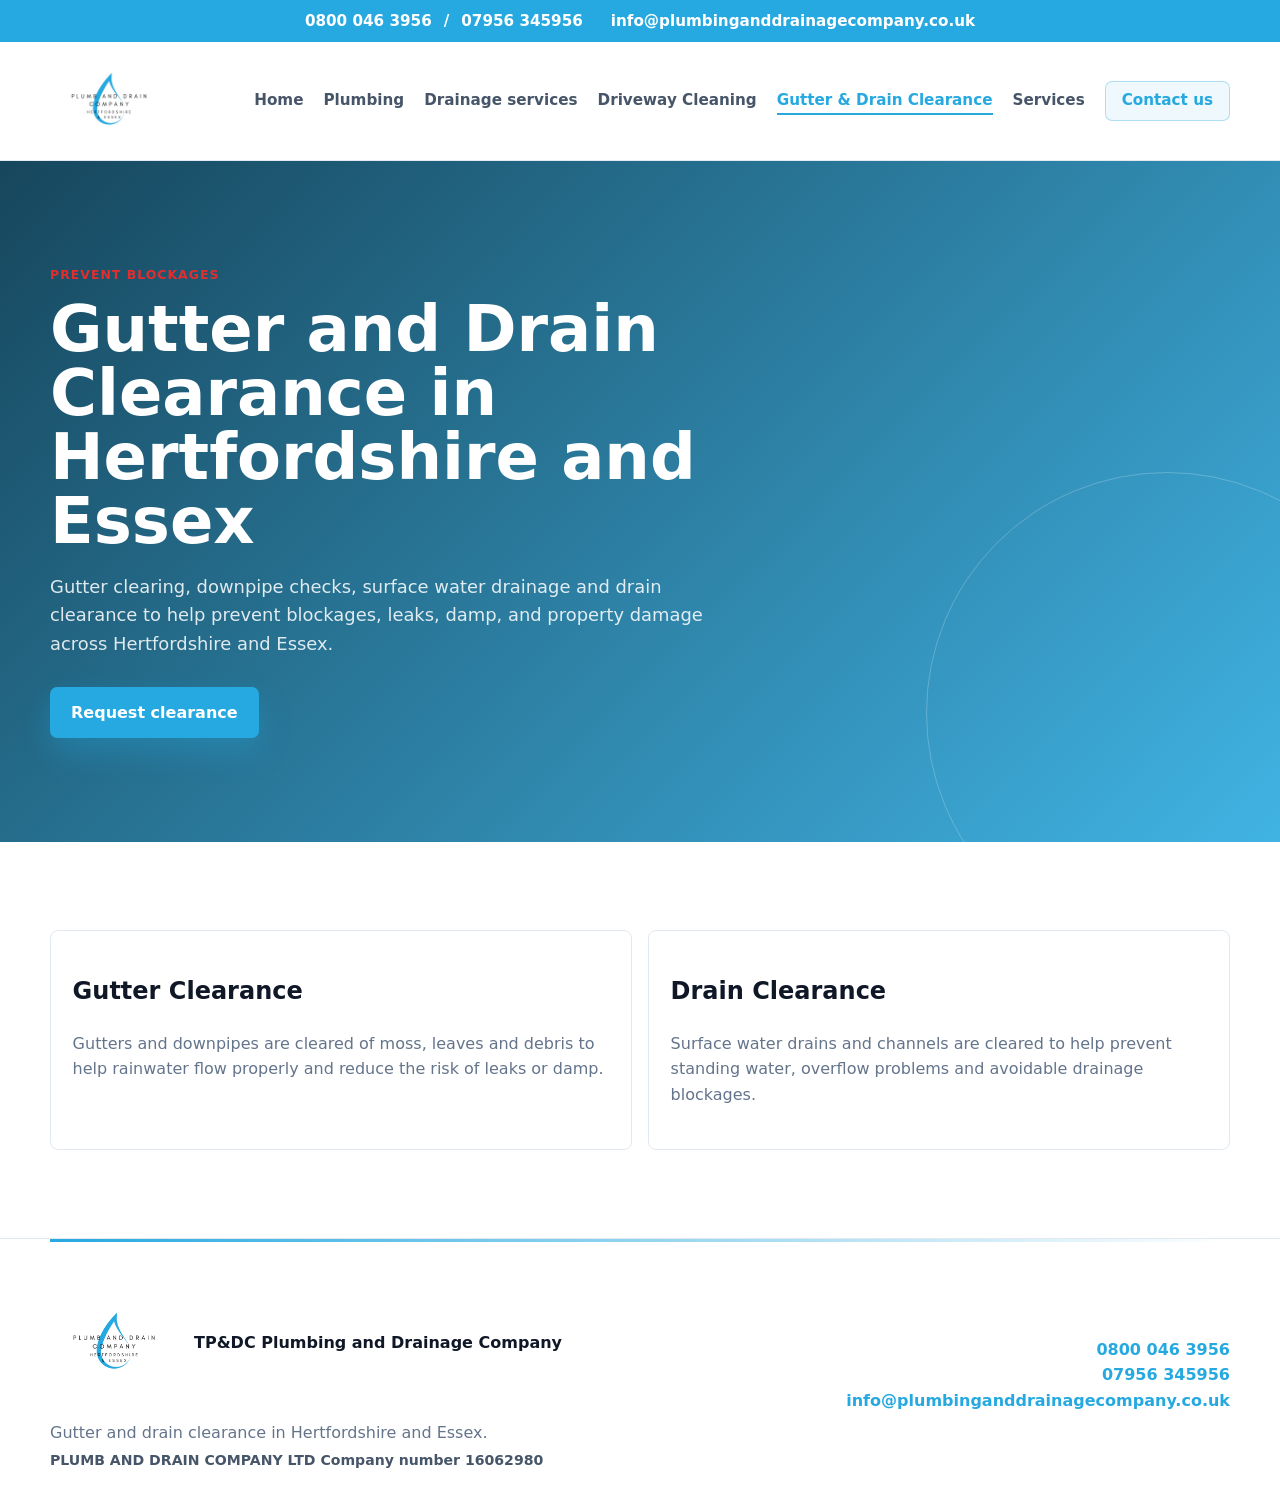
<file: gutter-drain-clearance.html>
<!doctype html>
<html lang="en-GB">
  <head>
    <meta charset="utf-8">
    <meta name="viewport" content="width=device-width, initial-scale=1">
    <title>Gutter &amp; Drain Clearance Herts &amp; Essex | TP&amp;DC</title>
    <meta name="description" content="Gutter and drain clearance in Hertfordshire and Essex for blocked gutters, downpipes, surface water drainage and blockage prevention.">
    <meta name="robots" content="index, follow, max-image-preview:large">
    <link rel="canonical" href="https://www.plumbanddrain.com/gutter-drain-clearance/">
    <meta property="og:title" content="Gutter &amp; Drain Clearance Herts &amp; Essex | TP&amp;DC">
    <meta property="og:description" content="Gutter and drain clearance in Hertfordshire and Essex for blocked gutters, downpipes, surface water drainage and blockage prevention.">
    <meta property="og:type" content="website">
    <meta property="og:url" content="https://www.plumbanddrain.com/gutter-drain-clearance/">
    <meta property="og:image" content="https://www.plumbanddrain.com/assets/plumb-and-drain-logo.png">
    <meta property="og:site_name" content="TP&amp;DC Plumbing and Drainage Company">
    <meta property="og:locale" content="en_GB">
    <meta name="twitter:card" content="summary_large_image">
    <meta name="twitter:title" content="Gutter &amp; Drain Clearance Herts &amp; Essex | TP&amp;DC">
    <meta name="twitter:description" content="Gutter and drain clearance in Hertfordshire and Essex for blocked gutters, downpipes, surface water drainage and blockage prevention.">
    <meta name="twitter:image" content="https://www.plumbanddrain.com/assets/plumb-and-drain-logo.png">
    <meta name="theme-color" content="#26a9e0">
    <link rel="icon" type="image/png" href="/favicon.png">
    <link rel="apple-touch-icon" href="/favicon.png">
    <link rel="preload" as="image" href="/assets/plumb-and-drain-logo.png">
    <link rel="stylesheet" href="/styles.css">
    <script type="application/ld+json">{"@context":"https://schema.org","@graph":[{"@type":["LocalBusiness","Plumber"],"@id":"https://www.plumbanddrain.com/#business","name":"TP&DC Plumbing and Drainage Company","legalName":"PLUMB AND DRAIN COMPANY LTD","identifier":{"@type":"PropertyValue","name":"Companies House number","value":"16062980"},"url":"https://www.plumbanddrain.com/","logo":"https://www.plumbanddrain.com/assets/plumb-and-drain-logo.png","image":"https://www.plumbanddrain.com/assets/plumb-and-drain-logo.png","telephone":["0800 046 3956","07956 345956"],"email":"info@plumbinganddrainagecompany.co.uk","priceRange":"Contact for quote","areaServed":[{"@type":"AdministrativeArea","name":"Hertfordshire"},{"@type":"AdministrativeArea","name":"Essex"},{"@type":"AdministrativeArea","name":"Cheshunt"},{"@type":"AdministrativeArea","name":"Ware"},{"@type":"AdministrativeArea","name":"Hoddesdon"},{"@type":"AdministrativeArea","name":"Harlow"},{"@type":"AdministrativeArea","name":"Epping"},{"@type":"AdministrativeArea","name":"Waltham Abbey"},{"@type":"AdministrativeArea","name":"Bishop's Stortford"},{"@type":"AdministrativeArea","name":"Chelmsford"}],"address":{"@type":"PostalAddress","addressRegion":"Hertfordshire and Essex","addressCountry":"GB"},"contactPoint":[{"@type":"ContactPoint","telephone":"0800 046 3956","contactType":"customer service","email":"info@plumbinganddrainagecompany.co.uk","areaServed":"GB","availableLanguage":"en-GB"},{"@type":"ContactPoint","telephone":"07956 345956","contactType":"customer service","email":"info@plumbinganddrainagecompany.co.uk","areaServed":"GB","availableLanguage":"en-GB"}],"serviceType":["Emergency plumbing","Drain unblocking","CCTV drain surveys","Drain repairs","High-pressure water jetting","Gutter clearance","Driveway cleaning"]},{"@type":"WebSite","@id":"https://www.plumbanddrain.com/#website","name":"TP&DC Plumbing and Drainage Company","url":"https://www.plumbanddrain.com/","publisher":{"@id":"https://www.plumbanddrain.com/#business"},"inLanguage":"en-GB"},{"@type":"WebPage","@id":"https://www.plumbanddrain.com/gutter-drain-clearance/#webpage","url":"https://www.plumbanddrain.com/gutter-drain-clearance/","name":"Gutter & Drain Clearance Herts & Essex | TP&DC","description":"Gutter and drain clearance in Hertfordshire and Essex for blocked gutters, downpipes, surface water drainage and blockage prevention.","isPartOf":{"@id":"https://www.plumbanddrain.com/#website"},"about":{"@id":"https://www.plumbanddrain.com/#business"},"breadcrumb":{"@id":"https://www.plumbanddrain.com/gutter-drain-clearance/#breadcrumb"},"inLanguage":"en-GB"},{"@type":"BreadcrumbList","@id":"https://www.plumbanddrain.com/gutter-drain-clearance/#breadcrumb","itemListElement":[{"@type":"ListItem","position":1,"name":"Home","item":"https://www.plumbanddrain.com/"},{"@type":"ListItem","position":2,"name":"Gutter and Drain Clearance","item":"https://www.plumbanddrain.com/gutter-drain-clearance/"}]},{"@type":"Service","@id":"https://www.plumbanddrain.com/gutter-drain-clearance/#gutter-clearance","name":"Gutter Clearance","serviceType":"Gutter Clearance","provider":{"@id":"https://www.plumbanddrain.com/#business"},"areaServed":[{"@type":"AdministrativeArea","name":"Hertfordshire"},{"@type":"AdministrativeArea","name":"Essex"},{"@type":"AdministrativeArea","name":"Cheshunt"},{"@type":"AdministrativeArea","name":"Ware"},{"@type":"AdministrativeArea","name":"Hoddesdon"},{"@type":"AdministrativeArea","name":"Harlow"},{"@type":"AdministrativeArea","name":"Epping"},{"@type":"AdministrativeArea","name":"Waltham Abbey"},{"@type":"AdministrativeArea","name":"Bishop's Stortford"},{"@type":"AdministrativeArea","name":"Chelmsford"}],"url":"https://www.plumbanddrain.com/gutter-drain-clearance/"},{"@type":"Service","@id":"https://www.plumbanddrain.com/gutter-drain-clearance/#drain-clearance","name":"Drain Clearance","serviceType":"Drain Clearance","provider":{"@id":"https://www.plumbanddrain.com/#business"},"areaServed":[{"@type":"AdministrativeArea","name":"Hertfordshire"},{"@type":"AdministrativeArea","name":"Essex"},{"@type":"AdministrativeArea","name":"Cheshunt"},{"@type":"AdministrativeArea","name":"Ware"},{"@type":"AdministrativeArea","name":"Hoddesdon"},{"@type":"AdministrativeArea","name":"Harlow"},{"@type":"AdministrativeArea","name":"Epping"},{"@type":"AdministrativeArea","name":"Waltham Abbey"},{"@type":"AdministrativeArea","name":"Bishop's Stortford"},{"@type":"AdministrativeArea","name":"Chelmsford"}],"url":"https://www.plumbanddrain.com/gutter-drain-clearance/"}]}</script>
  </head>
  <body>
    <header class="site-header"><div class="contact-strip"><a href="tel:08000463956">0800 046 3956</a><span>/</span><a href="tel:07956345956">07956 345956</a><a href="mailto:info@plumbinganddrainagecompany.co.uk">info@plumbinganddrainagecompany.co.uk</a></div><nav class="nav" aria-label="Primary navigation"><a class="brand" href="/"><img src="/assets/plumb-and-drain-logo.png" width="2000" height="2000" alt="TP&DC Plumbing and Drainage Company logo"><span>TP&amp;DC</span></a><button class="menu-button" type="button" aria-label="Open navigation"><span></span><span></span><span></span></button><ul class="nav-links"><li><a href="/">Home</a></li><li><a href="/plumbing/">Plumbing</a></li><li><a href="/drainage-services/">Drainage services</a></li><li><a href="/driveway-cleaning/">Driveway Cleaning</a></li><li><a href="/gutter-drain-clearance/" aria-current="page">Gutter &amp; Drain Clearance</a></li><li><a href="/services/">Services</a></li><li><a class="nav-cta" href="/enquiries/">Contact us</a></li></ul></nav></header>
    <main>
      <section class="subpage-hero"><p class="eyebrow">Prevent blockages</p><h1>Gutter and Drain Clearance in Hertfordshire and Essex</h1><p>Gutter clearing, downpipe checks, surface water drainage and drain clearance to help prevent blockages, leaks, damp, and property damage across Hertfordshire and Essex.</p><a class="button primary" href="/enquiries/">Request clearance</a></section>
      <section class="section seo-grid"><article><h2>Gutter Clearance</h2><p>Gutters and downpipes are cleared of moss, leaves and debris to help rainwater flow properly and reduce the risk of leaks or damp.</p></article><article><h2>Drain Clearance</h2><p>Surface water drains and channels are cleared to help prevent standing water, overflow problems and avoidable drainage blockages.</p></article></section>
    </main>
    <footer class="footer"><div><a class="footer-brand" href="/" aria-label="TP&DC home"><img src="/assets/plumb-and-drain-logo.png" width="2000" height="2000" alt="TP&DC Plumbing and Drainage Company logo"><span>TP&amp;DC Plumbing and Drainage Company</span></a><p>Gutter and drain clearance in Hertfordshire and Essex.</p><p class="company-number">PLUMB AND DRAIN COMPANY LTD Company number 16062980</p></div><div><a href="tel:08000463956">0800 046 3956</a><a href="tel:07956345956">07956 345956</a><a href="mailto:info@plumbinganddrainagecompany.co.uk">info@plumbinganddrainagecompany.co.uk</a></div></footer>
  </body>
</html>
</file>
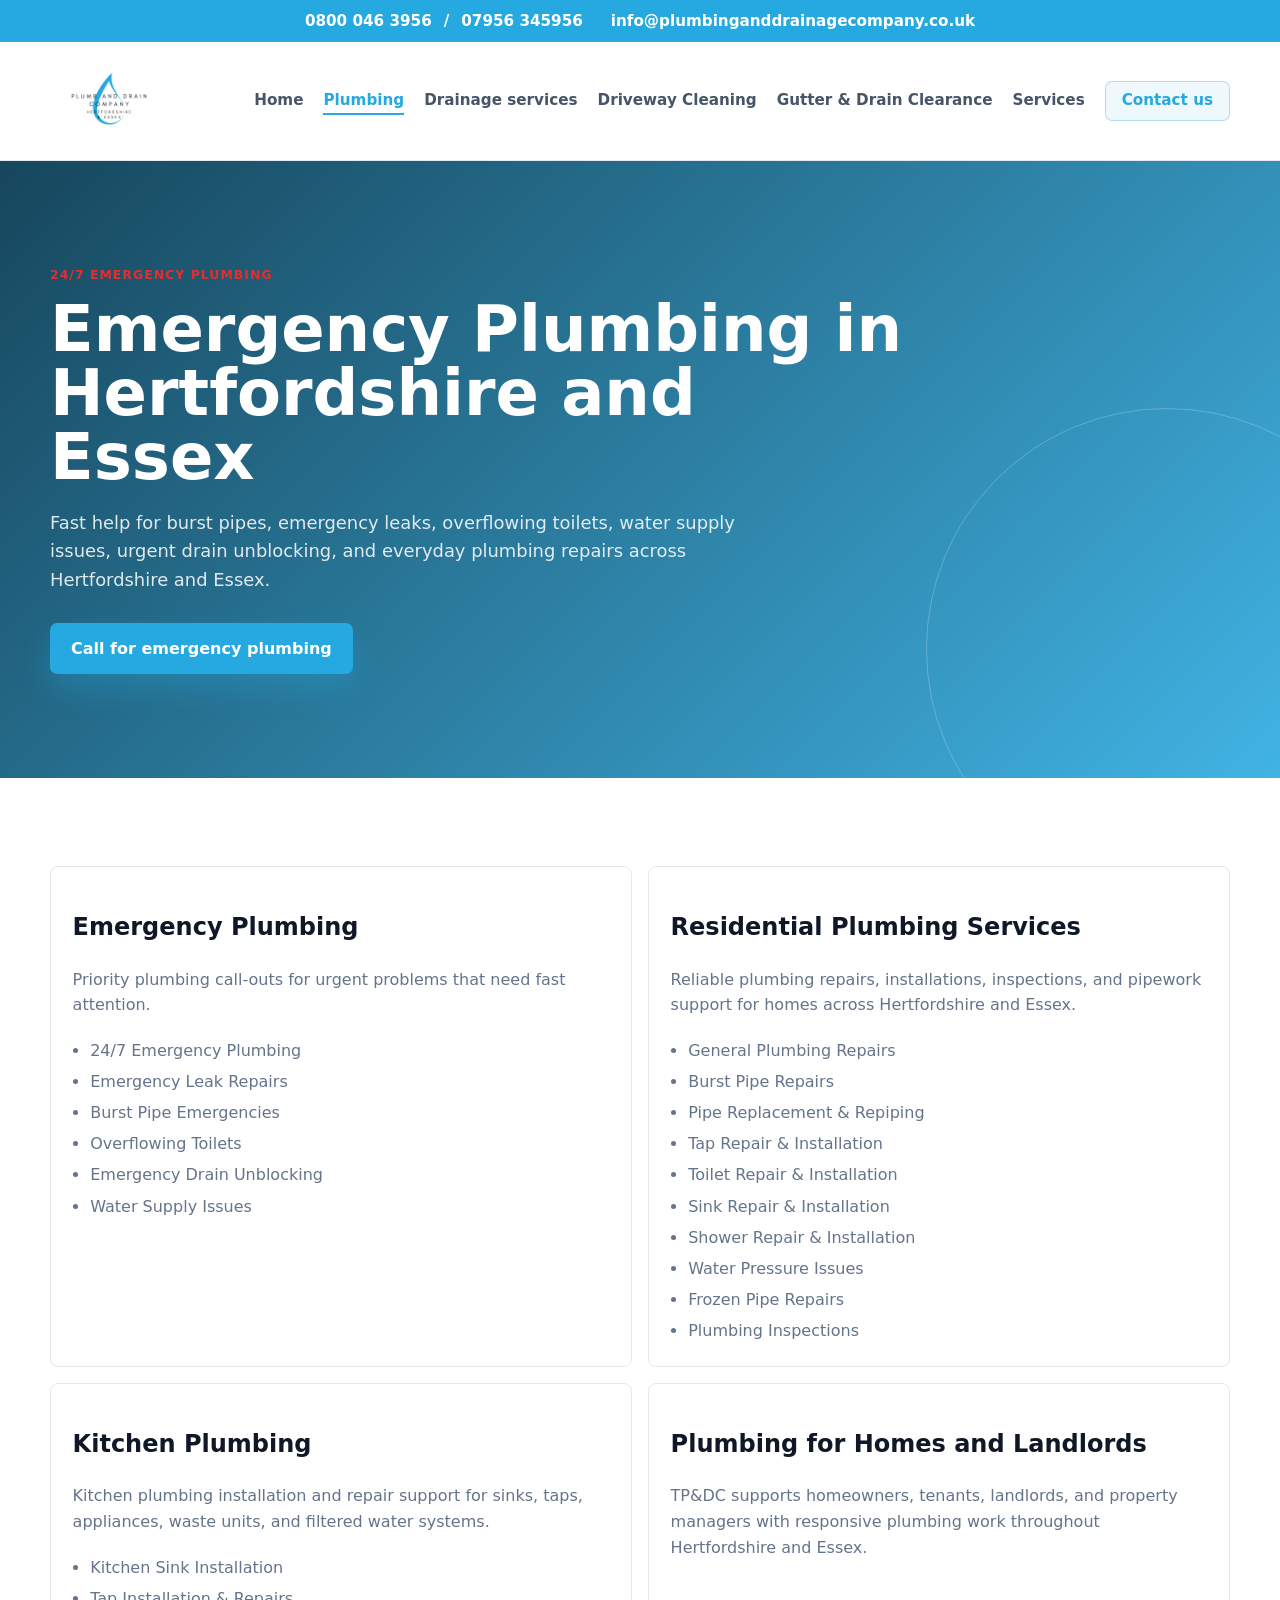
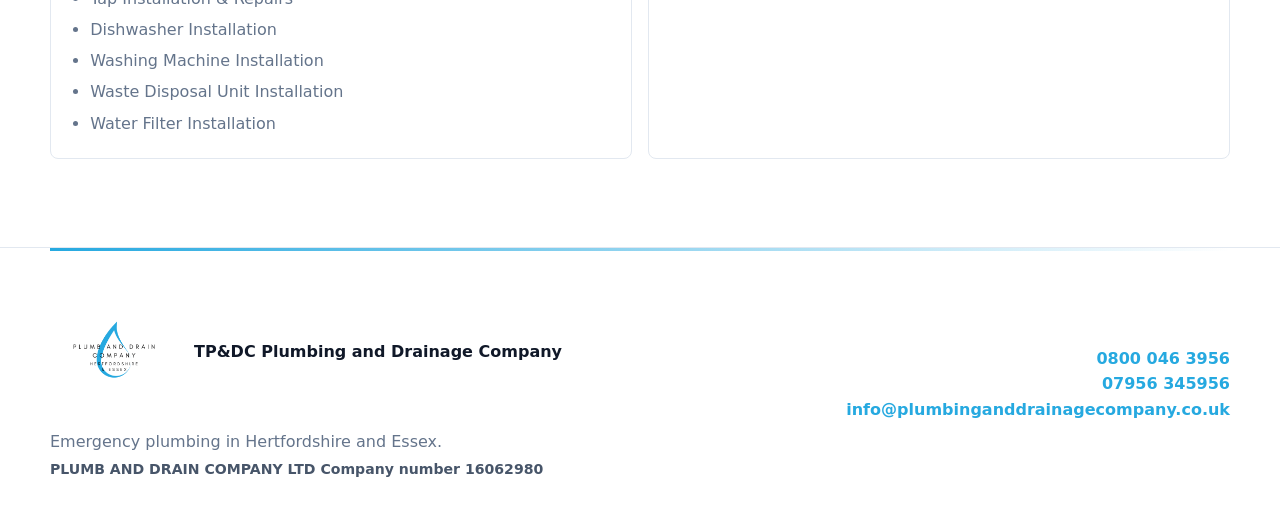
<file: plumbing.html>
<!doctype html>
<html lang="en-GB">
  <head>
    <meta charset="utf-8">
    <meta name="viewport" content="width=device-width, initial-scale=1">
    <title>Emergency Plumbing Hertfordshire &amp; Essex | TP&amp;DC</title>
    <meta name="description" content="Emergency plumbing in Hertfordshire and Essex for leaks, burst pipes, overflowing toilets, taps, sinks, showers, pipework and kitchen plumbing.">
    <meta name="robots" content="index, follow, max-image-preview:large">
    <link rel="canonical" href="https://www.plumbanddrain.com/plumbing/">
    <meta property="og:title" content="Emergency Plumbing Hertfordshire &amp; Essex | TP&amp;DC">
    <meta property="og:description" content="Emergency plumbing in Hertfordshire and Essex for leaks, burst pipes, overflowing toilets, taps, sinks, showers, pipework and kitchen plumbing.">
    <meta property="og:type" content="website">
    <meta property="og:url" content="https://www.plumbanddrain.com/plumbing/">
    <meta property="og:image" content="https://www.plumbanddrain.com/assets/plumb-and-drain-logo.png">
    <meta property="og:site_name" content="TP&amp;DC Plumbing and Drainage Company">
    <meta property="og:locale" content="en_GB">
    <meta name="twitter:card" content="summary_large_image">
    <meta name="twitter:title" content="Emergency Plumbing Hertfordshire &amp; Essex | TP&amp;DC">
    <meta name="twitter:description" content="Emergency plumbing in Hertfordshire and Essex for leaks, burst pipes, overflowing toilets, taps, sinks, showers, pipework and kitchen plumbing.">
    <meta name="twitter:image" content="https://www.plumbanddrain.com/assets/plumb-and-drain-logo.png">
    <meta name="theme-color" content="#26a9e0">
    <link rel="icon" type="image/png" href="/favicon.png">
    <link rel="apple-touch-icon" href="/favicon.png">
    <link rel="preload" as="image" href="/assets/plumb-and-drain-logo.png">
    <link rel="stylesheet" href="/styles.css">
    <script type="application/ld+json">{"@context":"https://schema.org","@graph":[{"@type":["LocalBusiness","Plumber"],"@id":"https://www.plumbanddrain.com/#business","name":"TP&DC Plumbing and Drainage Company","legalName":"PLUMB AND DRAIN COMPANY LTD","identifier":{"@type":"PropertyValue","name":"Companies House number","value":"16062980"},"url":"https://www.plumbanddrain.com/","logo":"https://www.plumbanddrain.com/assets/plumb-and-drain-logo.png","image":"https://www.plumbanddrain.com/assets/plumb-and-drain-logo.png","telephone":["0800 046 3956","07956 345956"],"email":"info@plumbinganddrainagecompany.co.uk","priceRange":"Contact for quote","areaServed":[{"@type":"AdministrativeArea","name":"Hertfordshire"},{"@type":"AdministrativeArea","name":"Essex"},{"@type":"AdministrativeArea","name":"Cheshunt"},{"@type":"AdministrativeArea","name":"Ware"},{"@type":"AdministrativeArea","name":"Hoddesdon"},{"@type":"AdministrativeArea","name":"Harlow"},{"@type":"AdministrativeArea","name":"Epping"},{"@type":"AdministrativeArea","name":"Waltham Abbey"},{"@type":"AdministrativeArea","name":"Bishop's Stortford"},{"@type":"AdministrativeArea","name":"Chelmsford"}],"address":{"@type":"PostalAddress","addressRegion":"Hertfordshire and Essex","addressCountry":"GB"},"contactPoint":[{"@type":"ContactPoint","telephone":"0800 046 3956","contactType":"customer service","email":"info@plumbinganddrainagecompany.co.uk","areaServed":"GB","availableLanguage":"en-GB"},{"@type":"ContactPoint","telephone":"07956 345956","contactType":"customer service","email":"info@plumbinganddrainagecompany.co.uk","areaServed":"GB","availableLanguage":"en-GB"}],"serviceType":["Emergency plumbing","Drain unblocking","CCTV drain surveys","Drain repairs","High-pressure water jetting","Gutter clearance","Driveway cleaning"]},{"@type":"WebSite","@id":"https://www.plumbanddrain.com/#website","name":"TP&DC Plumbing and Drainage Company","url":"https://www.plumbanddrain.com/","publisher":{"@id":"https://www.plumbanddrain.com/#business"},"inLanguage":"en-GB"},{"@type":"WebPage","@id":"https://www.plumbanddrain.com/plumbing/#webpage","url":"https://www.plumbanddrain.com/plumbing/","name":"Emergency Plumbing Hertfordshire & Essex | TP&DC","description":"Emergency plumbing in Hertfordshire and Essex for leaks, burst pipes, overflowing toilets, taps, sinks, showers, pipework and kitchen plumbing.","isPartOf":{"@id":"https://www.plumbanddrain.com/#website"},"about":{"@id":"https://www.plumbanddrain.com/#business"},"breadcrumb":{"@id":"https://www.plumbanddrain.com/plumbing/#breadcrumb"},"inLanguage":"en-GB"},{"@type":"BreadcrumbList","@id":"https://www.plumbanddrain.com/plumbing/#breadcrumb","itemListElement":[{"@type":"ListItem","position":1,"name":"Home","item":"https://www.plumbanddrain.com/"},{"@type":"ListItem","position":2,"name":"Plumbing","item":"https://www.plumbanddrain.com/plumbing/"}]},{"@type":"Service","@id":"https://www.plumbanddrain.com/plumbing/#emergency-plumbing","name":"Emergency Plumbing","serviceType":"Emergency Plumbing","provider":{"@id":"https://www.plumbanddrain.com/#business"},"areaServed":[{"@type":"AdministrativeArea","name":"Hertfordshire"},{"@type":"AdministrativeArea","name":"Essex"},{"@type":"AdministrativeArea","name":"Cheshunt"},{"@type":"AdministrativeArea","name":"Ware"},{"@type":"AdministrativeArea","name":"Hoddesdon"},{"@type":"AdministrativeArea","name":"Harlow"},{"@type":"AdministrativeArea","name":"Epping"},{"@type":"AdministrativeArea","name":"Waltham Abbey"},{"@type":"AdministrativeArea","name":"Bishop's Stortford"},{"@type":"AdministrativeArea","name":"Chelmsford"}],"url":"https://www.plumbanddrain.com/plumbing/"},{"@type":"Service","@id":"https://www.plumbanddrain.com/plumbing/#residential-plumbing-services","name":"Residential Plumbing Services","serviceType":"Residential Plumbing Services","provider":{"@id":"https://www.plumbanddrain.com/#business"},"areaServed":[{"@type":"AdministrativeArea","name":"Hertfordshire"},{"@type":"AdministrativeArea","name":"Essex"},{"@type":"AdministrativeArea","name":"Cheshunt"},{"@type":"AdministrativeArea","name":"Ware"},{"@type":"AdministrativeArea","name":"Hoddesdon"},{"@type":"AdministrativeArea","name":"Harlow"},{"@type":"AdministrativeArea","name":"Epping"},{"@type":"AdministrativeArea","name":"Waltham Abbey"},{"@type":"AdministrativeArea","name":"Bishop's Stortford"},{"@type":"AdministrativeArea","name":"Chelmsford"}],"url":"https://www.plumbanddrain.com/plumbing/"},{"@type":"Service","@id":"https://www.plumbanddrain.com/plumbing/#kitchen-plumbing","name":"Kitchen Plumbing","serviceType":"Kitchen Plumbing","provider":{"@id":"https://www.plumbanddrain.com/#business"},"areaServed":[{"@type":"AdministrativeArea","name":"Hertfordshire"},{"@type":"AdministrativeArea","name":"Essex"},{"@type":"AdministrativeArea","name":"Cheshunt"},{"@type":"AdministrativeArea","name":"Ware"},{"@type":"AdministrativeArea","name":"Hoddesdon"},{"@type":"AdministrativeArea","name":"Harlow"},{"@type":"AdministrativeArea","name":"Epping"},{"@type":"AdministrativeArea","name":"Waltham Abbey"},{"@type":"AdministrativeArea","name":"Bishop's Stortford"},{"@type":"AdministrativeArea","name":"Chelmsford"}],"url":"https://www.plumbanddrain.com/plumbing/"}]}</script>
  </head>
  <body>
    <header class="site-header">
      <div class="contact-strip"><a href="tel:08000463956">0800 046 3956</a><span>/</span><a href="tel:07956345956">07956 345956</a><a href="mailto:info@plumbinganddrainagecompany.co.uk">info@plumbinganddrainagecompany.co.uk</a></div>
      <nav class="nav" aria-label="Primary navigation">
        <a class="brand" href="/"><img src="/assets/plumb-and-drain-logo.png" width="2000" height="2000" alt="TP&DC Plumbing and Drainage Company logo"><span>TP&amp;DC</span></a>
        <button class="menu-button" type="button" aria-label="Open navigation"><span></span><span></span><span></span></button>
        <ul class="nav-links">
          <li><a href="/">Home</a></li><li><a href="/plumbing/" aria-current="page">Plumbing</a></li><li><a href="/drainage-services/">Drainage services</a></li><li><a href="/driveway-cleaning/">Driveway Cleaning</a></li><li><a href="/gutter-drain-clearance/">Gutter &amp; Drain Clearance</a></li><li><a href="/services/">Services</a></li><li><a class="nav-cta" href="/enquiries/">Contact us</a></li>
        </ul>
      </nav>
    </header>
    <main>
      <section class="subpage-hero">
        <p class="eyebrow">24/7 emergency plumbing</p>
        <h1>Emergency Plumbing in Hertfordshire and Essex</h1>
        <p>Fast help for burst pipes, emergency leaks, overflowing toilets, water supply issues, urgent drain unblocking, and everyday plumbing repairs across Hertfordshire and Essex.</p>
        <a class="button primary" href="tel:08000463956">Call for emergency plumbing</a>
      </section>
      <section class="section seo-grid">
        <article>
          <h2>Emergency Plumbing</h2>
          <p>Priority plumbing call-outs for urgent problems that need fast attention.</p>
          <ul class="service-list">
            <li>24/7 Emergency Plumbing</li>
            <li>Emergency Leak Repairs</li>
            <li>Burst Pipe Emergencies</li>
            <li>Overflowing Toilets</li>
            <li>Emergency Drain Unblocking</li>
            <li>Water Supply Issues</li>
          </ul>
        </article>
        <article>
          <h2>Residential Plumbing Services</h2>
          <p>Reliable plumbing repairs, installations, inspections, and pipework support for homes across Hertfordshire and Essex.</p>
          <ul class="service-list">
            <li>General Plumbing Repairs</li>
            <li>Burst Pipe Repairs</li>
            <li>Pipe Replacement &amp; Repiping</li>
            <li>Tap Repair &amp; Installation</li>
            <li>Toilet Repair &amp; Installation</li>
            <li>Sink Repair &amp; Installation</li>
            <li>Shower Repair &amp; Installation</li>
            <li>Water Pressure Issues</li>
            <li>Frozen Pipe Repairs</li>
            <li>Plumbing Inspections</li>
          </ul>
        </article>
        <article>
          <h2>Kitchen Plumbing</h2>
          <p>Kitchen plumbing installation and repair support for sinks, taps, appliances, waste units, and filtered water systems.</p>
          <ul class="service-list">
            <li>Kitchen Sink Installation</li>
            <li>Tap Installation &amp; Repairs</li>
            <li>Dishwasher Installation</li>
            <li>Washing Machine Installation</li>
            <li>Waste Disposal Unit Installation</li>
            <li>Water Filter Installation</li>
          </ul>
        </article>
        <article>
          <h2>Plumbing for Homes and Landlords</h2>
          <p>TP&amp;DC supports homeowners, tenants, landlords, and property managers with responsive plumbing work throughout Hertfordshire and Essex.</p>
        </article>
      </section>
    </main>
    <footer class="footer"><div><a class="footer-brand" href="/" aria-label="TP&DC home"><img src="/assets/plumb-and-drain-logo.png" width="2000" height="2000" alt="TP&DC Plumbing and Drainage Company logo"><span>TP&amp;DC Plumbing and Drainage Company</span></a><p>Emergency plumbing in Hertfordshire and Essex.</p><p class="company-number">PLUMB AND DRAIN COMPANY LTD Company number 16062980</p></div><div><a href="tel:08000463956">0800 046 3956</a><a href="tel:07956345956">07956 345956</a><a href="mailto:info@plumbinganddrainagecompany.co.uk">info@plumbinganddrainagecompany.co.uk</a></div></footer>
  </body>
</html>
</file>
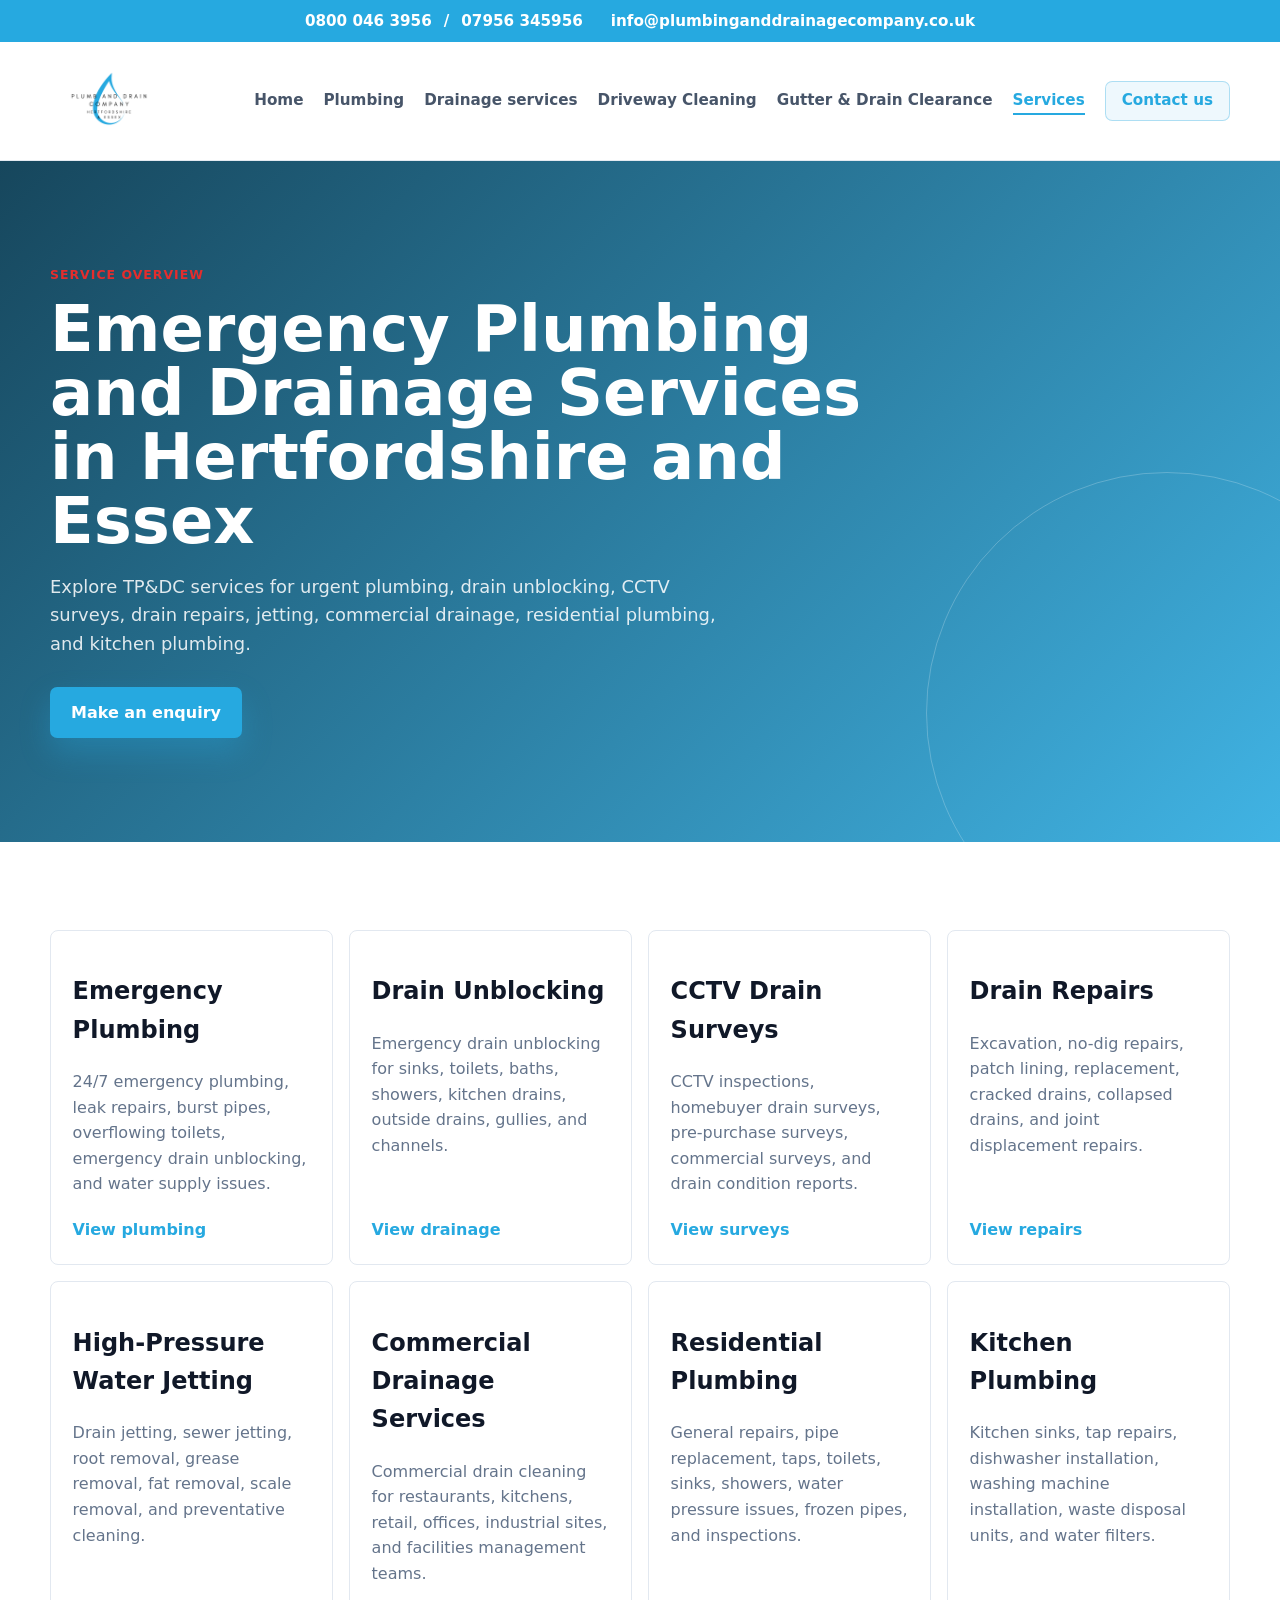
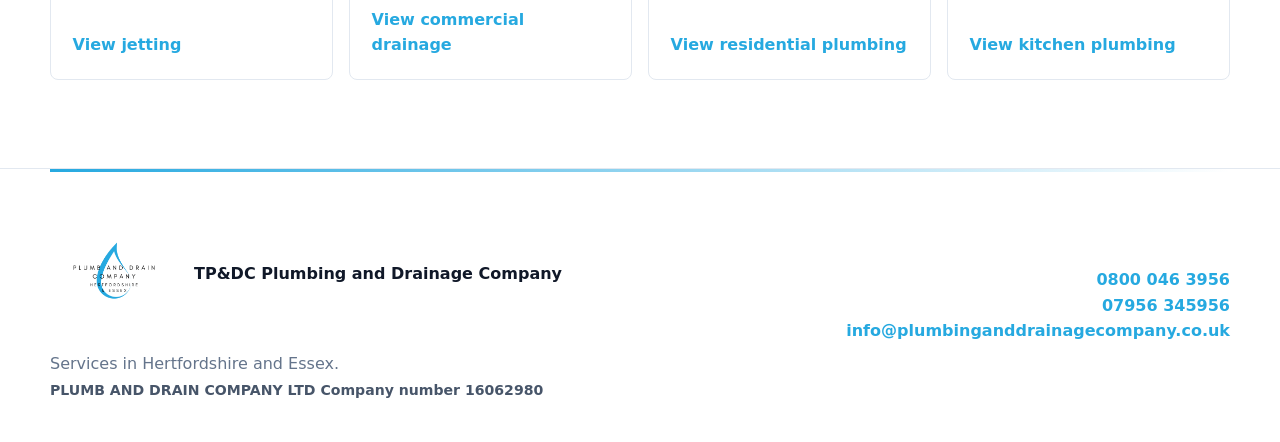
<file: services.html>
<!doctype html>
<html lang="en-GB">
  <head>
    <meta charset="utf-8">
    <meta name="viewport" content="width=device-width, initial-scale=1">
    <title>Plumbing &amp; Drainage Services Herts &amp; Essex | TP&amp;DC</title>
    <meta name="description" content="View TP&amp;DC plumbing and drainage services, including emergency plumbing, drain unblocking, CCTV surveys, repairs, jetting and home plumbing.">
    <meta name="robots" content="index, follow, max-image-preview:large">
    <link rel="canonical" href="https://www.plumbanddrain.com/services/">
    <meta property="og:title" content="Plumbing &amp; Drainage Services Herts &amp; Essex | TP&amp;DC">
    <meta property="og:description" content="View TP&amp;DC plumbing and drainage services, including emergency plumbing, drain unblocking, CCTV surveys, repairs, jetting and home plumbing.">
    <meta property="og:type" content="website">
    <meta property="og:url" content="https://www.plumbanddrain.com/services/">
    <meta property="og:image" content="https://www.plumbanddrain.com/assets/plumb-and-drain-logo.png">
    <meta property="og:site_name" content="TP&amp;DC Plumbing and Drainage Company">
    <meta property="og:locale" content="en_GB">
    <meta name="twitter:card" content="summary_large_image">
    <meta name="twitter:title" content="Plumbing &amp; Drainage Services Herts &amp; Essex | TP&amp;DC">
    <meta name="twitter:description" content="View TP&amp;DC plumbing and drainage services, including emergency plumbing, drain unblocking, CCTV surveys, repairs, jetting and home plumbing.">
    <meta name="twitter:image" content="https://www.plumbanddrain.com/assets/plumb-and-drain-logo.png">
    <meta name="theme-color" content="#26a9e0">
    <link rel="icon" type="image/png" href="/favicon.png">
    <link rel="apple-touch-icon" href="/favicon.png">
    <link rel="preload" as="image" href="/assets/plumb-and-drain-logo.png">
    <link rel="stylesheet" href="/styles.css">
    <script type="application/ld+json">{"@context":"https://schema.org","@graph":[{"@type":["LocalBusiness","Plumber"],"@id":"https://www.plumbanddrain.com/#business","name":"TP&DC Plumbing and Drainage Company","legalName":"PLUMB AND DRAIN COMPANY LTD","identifier":{"@type":"PropertyValue","name":"Companies House number","value":"16062980"},"url":"https://www.plumbanddrain.com/","logo":"https://www.plumbanddrain.com/assets/plumb-and-drain-logo.png","image":"https://www.plumbanddrain.com/assets/plumb-and-drain-logo.png","telephone":["0800 046 3956","07956 345956"],"email":"info@plumbinganddrainagecompany.co.uk","priceRange":"Contact for quote","areaServed":[{"@type":"AdministrativeArea","name":"Hertfordshire"},{"@type":"AdministrativeArea","name":"Essex"},{"@type":"AdministrativeArea","name":"Cheshunt"},{"@type":"AdministrativeArea","name":"Ware"},{"@type":"AdministrativeArea","name":"Hoddesdon"},{"@type":"AdministrativeArea","name":"Harlow"},{"@type":"AdministrativeArea","name":"Epping"},{"@type":"AdministrativeArea","name":"Waltham Abbey"},{"@type":"AdministrativeArea","name":"Bishop's Stortford"},{"@type":"AdministrativeArea","name":"Chelmsford"}],"address":{"@type":"PostalAddress","addressRegion":"Hertfordshire and Essex","addressCountry":"GB"},"contactPoint":[{"@type":"ContactPoint","telephone":"0800 046 3956","contactType":"customer service","email":"info@plumbinganddrainagecompany.co.uk","areaServed":"GB","availableLanguage":"en-GB"},{"@type":"ContactPoint","telephone":"07956 345956","contactType":"customer service","email":"info@plumbinganddrainagecompany.co.uk","areaServed":"GB","availableLanguage":"en-GB"}],"serviceType":["Emergency plumbing","Drain unblocking","CCTV drain surveys","Drain repairs","High-pressure water jetting","Gutter clearance","Driveway cleaning"]},{"@type":"WebSite","@id":"https://www.plumbanddrain.com/#website","name":"TP&DC Plumbing and Drainage Company","url":"https://www.plumbanddrain.com/","publisher":{"@id":"https://www.plumbanddrain.com/#business"},"inLanguage":"en-GB"},{"@type":"WebPage","@id":"https://www.plumbanddrain.com/services/#webpage","url":"https://www.plumbanddrain.com/services/","name":"Plumbing & Drainage Services Herts & Essex | TP&DC","description":"View TP&DC plumbing and drainage services, including emergency plumbing, drain unblocking, CCTV surveys, repairs, jetting and home plumbing.","isPartOf":{"@id":"https://www.plumbanddrain.com/#website"},"about":{"@id":"https://www.plumbanddrain.com/#business"},"breadcrumb":{"@id":"https://www.plumbanddrain.com/services/#breadcrumb"},"inLanguage":"en-GB"},{"@type":"BreadcrumbList","@id":"https://www.plumbanddrain.com/services/#breadcrumb","itemListElement":[{"@type":"ListItem","position":1,"name":"Home","item":"https://www.plumbanddrain.com/"},{"@type":"ListItem","position":2,"name":"Services","item":"https://www.plumbanddrain.com/services/"}]},{"@type":"Service","@id":"https://www.plumbanddrain.com/services/#emergency-plumbing","name":"Emergency Plumbing","serviceType":"Emergency Plumbing","provider":{"@id":"https://www.plumbanddrain.com/#business"},"areaServed":[{"@type":"AdministrativeArea","name":"Hertfordshire"},{"@type":"AdministrativeArea","name":"Essex"},{"@type":"AdministrativeArea","name":"Cheshunt"},{"@type":"AdministrativeArea","name":"Ware"},{"@type":"AdministrativeArea","name":"Hoddesdon"},{"@type":"AdministrativeArea","name":"Harlow"},{"@type":"AdministrativeArea","name":"Epping"},{"@type":"AdministrativeArea","name":"Waltham Abbey"},{"@type":"AdministrativeArea","name":"Bishop's Stortford"},{"@type":"AdministrativeArea","name":"Chelmsford"}],"url":"https://www.plumbanddrain.com/services/"},{"@type":"Service","@id":"https://www.plumbanddrain.com/services/#drain-unblocking","name":"Drain Unblocking","serviceType":"Drain Unblocking","provider":{"@id":"https://www.plumbanddrain.com/#business"},"areaServed":[{"@type":"AdministrativeArea","name":"Hertfordshire"},{"@type":"AdministrativeArea","name":"Essex"},{"@type":"AdministrativeArea","name":"Cheshunt"},{"@type":"AdministrativeArea","name":"Ware"},{"@type":"AdministrativeArea","name":"Hoddesdon"},{"@type":"AdministrativeArea","name":"Harlow"},{"@type":"AdministrativeArea","name":"Epping"},{"@type":"AdministrativeArea","name":"Waltham Abbey"},{"@type":"AdministrativeArea","name":"Bishop's Stortford"},{"@type":"AdministrativeArea","name":"Chelmsford"}],"url":"https://www.plumbanddrain.com/services/"},{"@type":"Service","@id":"https://www.plumbanddrain.com/services/#cctv-drain-surveys","name":"CCTV Drain Surveys","serviceType":"CCTV Drain Surveys","provider":{"@id":"https://www.plumbanddrain.com/#business"},"areaServed":[{"@type":"AdministrativeArea","name":"Hertfordshire"},{"@type":"AdministrativeArea","name":"Essex"},{"@type":"AdministrativeArea","name":"Cheshunt"},{"@type":"AdministrativeArea","name":"Ware"},{"@type":"AdministrativeArea","name":"Hoddesdon"},{"@type":"AdministrativeArea","name":"Harlow"},{"@type":"AdministrativeArea","name":"Epping"},{"@type":"AdministrativeArea","name":"Waltham Abbey"},{"@type":"AdministrativeArea","name":"Bishop's Stortford"},{"@type":"AdministrativeArea","name":"Chelmsford"}],"url":"https://www.plumbanddrain.com/services/"},{"@type":"Service","@id":"https://www.plumbanddrain.com/services/#drain-repairs","name":"Drain Repairs","serviceType":"Drain Repairs","provider":{"@id":"https://www.plumbanddrain.com/#business"},"areaServed":[{"@type":"AdministrativeArea","name":"Hertfordshire"},{"@type":"AdministrativeArea","name":"Essex"},{"@type":"AdministrativeArea","name":"Cheshunt"},{"@type":"AdministrativeArea","name":"Ware"},{"@type":"AdministrativeArea","name":"Hoddesdon"},{"@type":"AdministrativeArea","name":"Harlow"},{"@type":"AdministrativeArea","name":"Epping"},{"@type":"AdministrativeArea","name":"Waltham Abbey"},{"@type":"AdministrativeArea","name":"Bishop's Stortford"},{"@type":"AdministrativeArea","name":"Chelmsford"}],"url":"https://www.plumbanddrain.com/services/"},{"@type":"Service","@id":"https://www.plumbanddrain.com/services/#high-pressure-water-jetting","name":"High-Pressure Water Jetting","serviceType":"High-Pressure Water Jetting","provider":{"@id":"https://www.plumbanddrain.com/#business"},"areaServed":[{"@type":"AdministrativeArea","name":"Hertfordshire"},{"@type":"AdministrativeArea","name":"Essex"},{"@type":"AdministrativeArea","name":"Cheshunt"},{"@type":"AdministrativeArea","name":"Ware"},{"@type":"AdministrativeArea","name":"Hoddesdon"},{"@type":"AdministrativeArea","name":"Harlow"},{"@type":"AdministrativeArea","name":"Epping"},{"@type":"AdministrativeArea","name":"Waltham Abbey"},{"@type":"AdministrativeArea","name":"Bishop's Stortford"},{"@type":"AdministrativeArea","name":"Chelmsford"}],"url":"https://www.plumbanddrain.com/services/"},{"@type":"Service","@id":"https://www.plumbanddrain.com/services/#commercial-drainage-services","name":"Commercial Drainage Services","serviceType":"Commercial Drainage Services","provider":{"@id":"https://www.plumbanddrain.com/#business"},"areaServed":[{"@type":"AdministrativeArea","name":"Hertfordshire"},{"@type":"AdministrativeArea","name":"Essex"},{"@type":"AdministrativeArea","name":"Cheshunt"},{"@type":"AdministrativeArea","name":"Ware"},{"@type":"AdministrativeArea","name":"Hoddesdon"},{"@type":"AdministrativeArea","name":"Harlow"},{"@type":"AdministrativeArea","name":"Epping"},{"@type":"AdministrativeArea","name":"Waltham Abbey"},{"@type":"AdministrativeArea","name":"Bishop's Stortford"},{"@type":"AdministrativeArea","name":"Chelmsford"}],"url":"https://www.plumbanddrain.com/services/"},{"@type":"Service","@id":"https://www.plumbanddrain.com/services/#residential-plumbing-services","name":"Residential Plumbing Services","serviceType":"Residential Plumbing Services","provider":{"@id":"https://www.plumbanddrain.com/#business"},"areaServed":[{"@type":"AdministrativeArea","name":"Hertfordshire"},{"@type":"AdministrativeArea","name":"Essex"},{"@type":"AdministrativeArea","name":"Cheshunt"},{"@type":"AdministrativeArea","name":"Ware"},{"@type":"AdministrativeArea","name":"Hoddesdon"},{"@type":"AdministrativeArea","name":"Harlow"},{"@type":"AdministrativeArea","name":"Epping"},{"@type":"AdministrativeArea","name":"Waltham Abbey"},{"@type":"AdministrativeArea","name":"Bishop's Stortford"},{"@type":"AdministrativeArea","name":"Chelmsford"}],"url":"https://www.plumbanddrain.com/services/"},{"@type":"Service","@id":"https://www.plumbanddrain.com/services/#kitchen-plumbing","name":"Kitchen Plumbing","serviceType":"Kitchen Plumbing","provider":{"@id":"https://www.plumbanddrain.com/#business"},"areaServed":[{"@type":"AdministrativeArea","name":"Hertfordshire"},{"@type":"AdministrativeArea","name":"Essex"},{"@type":"AdministrativeArea","name":"Cheshunt"},{"@type":"AdministrativeArea","name":"Ware"},{"@type":"AdministrativeArea","name":"Hoddesdon"},{"@type":"AdministrativeArea","name":"Harlow"},{"@type":"AdministrativeArea","name":"Epping"},{"@type":"AdministrativeArea","name":"Waltham Abbey"},{"@type":"AdministrativeArea","name":"Bishop's Stortford"},{"@type":"AdministrativeArea","name":"Chelmsford"}],"url":"https://www.plumbanddrain.com/services/"}]}</script>
  </head>
  <body>
    <header class="site-header"><div class="contact-strip"><a href="tel:08000463956">0800 046 3956</a><span>/</span><a href="tel:07956345956">07956 345956</a><a href="mailto:info@plumbinganddrainagecompany.co.uk">info@plumbinganddrainagecompany.co.uk</a></div><nav class="nav" aria-label="Primary navigation"><a class="brand" href="/"><img src="/assets/plumb-and-drain-logo.png" width="2000" height="2000" alt="TP&DC Plumbing and Drainage Company logo"><span>TP&amp;DC</span></a><button class="menu-button" type="button" aria-label="Open navigation"><span></span><span></span><span></span></button><ul class="nav-links"><li><a href="/">Home</a></li><li><a href="/plumbing/">Plumbing</a></li><li><a href="/drainage-services/">Drainage services</a></li><li><a href="/driveway-cleaning/">Driveway Cleaning</a></li><li><a href="/gutter-drain-clearance/">Gutter &amp; Drain Clearance</a></li><li><a href="/services/" aria-current="page">Services</a></li><li><a class="nav-cta" href="/enquiries/">Contact us</a></li></ul></nav></header>
    <main>
      <section class="subpage-hero"><p class="eyebrow">Service overview</p><h1>Emergency Plumbing and Drainage Services in Hertfordshire and Essex</h1><p>Explore TP&amp;DC services for urgent plumbing, drain unblocking, CCTV surveys, drain repairs, jetting, commercial drainage, residential plumbing, and kitchen plumbing.</p><a class="button primary" href="/enquiries/">Make an enquiry</a></section>
      <section class="section service-grid">
        <article class="service-card"><h2>Emergency Plumbing</h2><p>24/7 emergency plumbing, leak repairs, burst pipes, overflowing toilets, emergency drain unblocking, and water supply issues.</p><a href="/plumbing/">View plumbing</a></article>
        <article class="service-card"><h2>Drain Unblocking</h2><p>Emergency drain unblocking for sinks, toilets, baths, showers, kitchen drains, outside drains, gullies, and channels.</p><a href="/drainage-services/">View drainage</a></article>
        <article class="service-card"><h2>CCTV Drain Surveys</h2><p>CCTV inspections, homebuyer drain surveys, pre-purchase surveys, commercial surveys, and drain condition reports.</p><a href="/drainage-services/">View surveys</a></article>
        <article class="service-card"><h2>Drain Repairs</h2><p>Excavation, no-dig repairs, patch lining, replacement, cracked drains, collapsed drains, and joint displacement repairs.</p><a href="/drainage-services/">View repairs</a></article>
        <article class="service-card"><h2>High-Pressure Water Jetting</h2><p>Drain jetting, sewer jetting, root removal, grease removal, fat removal, scale removal, and preventative cleaning.</p><a href="/drainage-services/">View jetting</a></article>
        <article class="service-card"><h2>Commercial Drainage Services</h2><p>Commercial drain cleaning for restaurants, kitchens, retail, offices, industrial sites, and facilities management teams.</p><a href="/drainage-services/">View commercial drainage</a></article>
        <article class="service-card"><h2>Residential Plumbing</h2><p>General repairs, pipe replacement, taps, toilets, sinks, showers, water pressure issues, frozen pipes, and inspections.</p><a href="/plumbing/">View residential plumbing</a></article>
        <article class="service-card"><h2>Kitchen Plumbing</h2><p>Kitchen sinks, tap repairs, dishwasher installation, washing machine installation, waste disposal units, and water filters.</p><a href="/plumbing/">View kitchen plumbing</a></article>
      </section>
    </main>
    <footer class="footer"><div><a class="footer-brand" href="/" aria-label="TP&DC home"><img src="/assets/plumb-and-drain-logo.png" width="2000" height="2000" alt="TP&DC Plumbing and Drainage Company logo"><span>TP&amp;DC Plumbing and Drainage Company</span></a><p>Services in Hertfordshire and Essex.</p><p class="company-number">PLUMB AND DRAIN COMPANY LTD Company number 16062980</p></div><div><a href="tel:08000463956">0800 046 3956</a><a href="tel:07956345956">07956 345956</a><a href="mailto:info@plumbinganddrainagecompany.co.uk">info@plumbinganddrainagecompany.co.uk</a></div></footer>
  </body>
</html>
</file>
<file: styles.css>
:root {
  --ink: #101828;
  --muted: #64748b;
  --line: #e2e8f0;
  --surface: #ffffff;
  --soft: #f4f9fc;
  --blue: #26a9e0;
  --blue-dark: #0d3f56;
  --red: #e42d2d;
  --green: #16a34a;
  --shadow: 0 20px 55px rgba(15, 23, 42, 0.11);
  font-family: Inter, ui-sans-serif, system-ui, -apple-system, BlinkMacSystemFont, "Segoe UI", sans-serif;
}

* {
  box-sizing: border-box;
}

html {
  scroll-behavior: smooth;
}

body {
  margin: 0;
  background: var(--surface);
  color: var(--ink);
  line-height: 1.6;
}

a {
  color: inherit;
  text-decoration: none;
}

img {
  display: block;
  max-width: 100%;
}

.skip-link {
  position: absolute;
  left: 1rem;
  top: -4rem;
  z-index: 10;
  padding: 0.75rem 1rem;
  background: var(--ink);
  color: #fff;
}

.skip-link:focus {
  top: 1rem;
}

.site-header {
  position: sticky;
  top: 0;
  z-index: 20;
  background: rgba(255, 255, 255, 0.96);
  border-bottom: 1px solid rgba(226, 232, 240, 0.9);
  backdrop-filter: blur(14px);
}

.contact-strip {
  display: flex;
  justify-content: center;
  gap: 0.75rem;
  align-items: center;
  min-height: 2.6rem;
  padding: 0.5rem 1rem;
  background: var(--blue);
  color: #fff;
  font-size: 0.95rem;
  font-weight: 700;
}

.contact-strip a:last-child {
  margin-left: 1rem;
}

.nav {
  display: flex;
  align-items: center;
  justify-content: space-between;
  width: min(1180px, calc(100% - 2rem));
  margin: 0 auto;
  min-height: 5rem;
  gap: 1.25rem;
}

.brand {
  display: flex;
  align-items: center;
  gap: 0.75rem;
  min-width: 8rem;
  font-weight: 900;
  color: var(--blue-dark);
}

.brand img {
  width: 118px;
  height: auto;
}

.brand span {
  display: none;
}

.menu-button {
  display: none;
}

.nav-links {
  display: flex;
  align-items: center;
  gap: 1.25rem;
  margin: 0;
  padding: 0;
  list-style: none;
  font-size: 0.95rem;
  font-weight: 700;
  color: #475569;
}

.nav-links a {
  display: inline-flex;
  min-height: 2.5rem;
  align-items: center;
}

.nav-links a:hover,
.nav-links a[aria-current="page"] {
  color: var(--blue);
}

.nav-cta {
  padding: 0 1rem;
  border: 1px solid rgba(38, 169, 224, 0.32);
  border-radius: 0.45rem;
  color: var(--blue);
  background: rgba(38, 169, 224, 0.08);
}

.hero {
  position: relative;
  min-height: clamp(640px, 76vh, 820px);
  display: grid;
  align-items: center;
  overflow: hidden;
  isolation: isolate;
  background:
    linear-gradient(135deg, #f7fcff 0%, #ffffff 48%, #eef9fd 100%);
}

.hero::before {
  content: "";
  position: absolute;
  inset: 0;
  z-index: -1;
  background:
    linear-gradient(rgba(38, 169, 224, 0.08) 1px, transparent 1px),
    linear-gradient(90deg, rgba(38, 169, 224, 0.08) 1px, transparent 1px);
  background-size: 56px 56px;
  mask-image: linear-gradient(90deg, rgba(0, 0, 0, 0.72), transparent 72%);
}

.hero-content {
  display: grid;
  grid-template-columns: minmax(0, 1.08fr) minmax(320px, 0.62fr);
  gap: 3rem;
  align-items: center;
  width: min(1180px, calc(100% - 2rem));
  margin: 0 auto;
  padding: 5.5rem 0 7rem;
  color: var(--ink);
}

.hero-copy {
  max-width: 780px;
}

.hero-panel {
  display: grid;
  gap: 0.9rem;
  padding: 1.1rem;
  border: 1px solid rgba(38, 169, 224, 0.28);
  border-radius: 0.5rem;
  background: rgba(255, 255, 255, 0.92);
  box-shadow: var(--shadow);
}

.hero-panel-head {
  display: flex;
  align-items: center;
  justify-content: space-between;
  gap: 1rem;
  padding-bottom: 0.9rem;
  border-bottom: 1px solid var(--line);
  color: var(--blue-dark);
  font-weight: 900;
}

.hero-panel-head img {
  width: 126px;
  height: auto;
}

.response-card {
  display: grid;
  gap: 0.25rem;
  padding: 1rem;
  border: 1px solid var(--line);
  border-left: 4px solid var(--blue);
  border-radius: 0.45rem;
  background: #fff;
}

.response-card strong {
  color: var(--ink);
  font-size: 1.02rem;
}

.response-card span {
  color: var(--muted);
  font-size: 0.95rem;
}

.subpage-hero {
  width: 100%;
  padding: 6.5rem max(1rem, calc((100vw - 1180px) / 2));
  background:
    linear-gradient(135deg, rgba(13, 63, 86, 0.96), rgba(38, 169, 224, 0.88));
  color: #fff;
}

.subpage-hero h1 {
  max-width: 860px;
  margin: 0;
  font-size: clamp(2.5rem, 5vw, 4.75rem);
  line-height: 1;
  letter-spacing: 0;
}

.subpage-hero p:not(.eyebrow) {
  max-width: 700px;
  margin: 1.2rem 0 1.8rem;
  color: rgba(255, 255, 255, 0.86);
  font-size: 1.12rem;
}

.eyebrow {
  margin: 0 0 0.8rem;
  color: var(--red);
  font-size: 0.78rem;
  font-weight: 900;
  letter-spacing: 0.08em;
  text-transform: uppercase;
}

.hero .eyebrow {
  color: var(--blue-dark);
}

.hero h1 {
  max-width: 820px;
  margin: 0;
  font-size: clamp(2.75rem, 6vw, 5.45rem);
  line-height: 0.96;
  letter-spacing: 0;
}

.hero p:not(.eyebrow) {
  max-width: 640px;
  margin: 1.4rem 0 0;
  font-size: 1.18rem;
  color: #475569;
}

.hero-actions {
  display: flex;
  flex-wrap: wrap;
  gap: 0.9rem;
  margin-top: 2rem;
}

.button {
  display: inline-flex;
  justify-content: center;
  align-items: center;
  min-height: 3.15rem;
  padding: 0 1.25rem;
  border-radius: 0.45rem;
  border: 1px solid transparent;
  font-weight: 900;
  cursor: pointer;
}

.button.primary {
  background: var(--blue);
  color: #fff;
  box-shadow: 0 14px 30px rgba(38, 169, 224, 0.32);
}

.button.secondary {
  border-color: rgba(38, 169, 224, 0.3);
  color: var(--blue-dark);
  background: #fff;
}

.trust-bar {
  display: grid;
  grid-template-columns: repeat(4, 1fr);
  width: min(1180px, calc(100% - 2rem));
  margin: -3rem auto 0;
  position: relative;
  z-index: 3;
  background: #fff;
  border: 1px solid var(--line);
  border-radius: 0.5rem;
  box-shadow: var(--shadow);
}

.trust-bar div {
  padding: 1.25rem;
  border-right: 1px solid var(--line);
}

.trust-bar div:last-child {
  border-right: 0;
}

.trust-bar strong {
  display: block;
  color: var(--blue);
  font-size: 1.45rem;
  line-height: 1.2;
}

.trust-bar span {
  color: var(--muted);
  font-size: 0.92rem;
}

.section {
  width: min(1180px, calc(100% - 2rem));
  margin: 0 auto;
  padding: 5.5rem 0;
}

.intro {
  display: grid;
  grid-template-columns: minmax(0, 1.45fr) minmax(280px, 0.55fr);
  gap: 2rem;
  align-items: start;
}

.section-copy h2,
.section-heading h2,
.location-panel h2,
.enquiry h2 {
  margin: 0;
  max-width: 820px;
  font-size: clamp(2rem, 4vw, 3.5rem);
  line-height: 1.05;
  letter-spacing: 0;
}

.section-copy p,
.location-panel p,
.enquiry p {
  color: var(--muted);
  font-size: 1.04rem;
}

.quote-panel {
  padding: 1.5rem;
  border-radius: 0.5rem;
  background: var(--blue-dark);
  color: #fff;
  box-shadow: var(--shadow);
}

.quote-panel h2 {
  margin: 0;
  font-size: 1.55rem;
}

.quote-panel p {
  color: rgba(255, 255, 255, 0.72);
}

.services,
.seo-plan {
  border-top: 1px solid var(--line);
}

.section-heading {
  display: flex;
  justify-content: space-between;
  align-items: end;
  gap: 2rem;
  margin-bottom: 2rem;
}

.service-grid,
.seo-grid {
  display: grid;
  grid-template-columns: repeat(4, 1fr);
  gap: 1rem;
}

.service-card,
.seo-grid article {
  min-height: 100%;
  padding: 1.35rem;
  border: 1px solid var(--line);
  border-radius: 0.5rem;
  background: #fff;
}

.service-card {
  display: flex;
  flex-direction: column;
  transition: transform 180ms ease, box-shadow 180ms ease, border-color 180ms ease;
}

.service-card:hover {
  transform: translateY(-4px);
  border-color: rgba(38, 169, 224, 0.34);
  box-shadow: 0 18px 45px rgba(15, 23, 42, 0.09);
}

.service-card span {
  color: var(--red);
  font-weight: 900;
}

.service-card h3,
.seo-grid h3 {
  margin: 0.8rem 0;
  font-size: 1.18rem;
  line-height: 1.22;
}

.service-card p,
.seo-grid p {
  color: var(--muted);
  margin: 0 0 1.25rem;
}

.service-card a {
  color: var(--blue);
  font-weight: 900;
  margin-top: auto;
}

.work-gallery {
  border-top: 1px solid var(--line);
}

.before-after-grid {
  display: grid;
  grid-template-columns: repeat(3, 1fr);
  gap: 1.15rem;
}

.before-after-card {
  display: flex;
  flex-direction: column;
  gap: 1rem;
  min-height: 100%;
  padding: 1rem;
  border: 1px solid var(--line);
  border-radius: 0.5rem;
  background: #fff;
  box-shadow: 0 18px 45px rgba(15, 23, 42, 0.07);
  transition: transform 180ms ease, border-color 180ms ease, box-shadow 180ms ease;
}

.before-after-card:hover {
  transform: translateY(-4px);
  border-color: rgba(38, 169, 224, 0.34);
  box-shadow: 0 22px 55px rgba(15, 23, 42, 0.1);
}

.comparison-images {
  display: grid;
  grid-template-columns: repeat(2, minmax(0, 1fr));
  gap: 0.55rem;
}

.comparison-images figure {
  position: relative;
  min-width: 0;
  margin: 0;
  overflow: hidden;
  border-radius: 0.45rem;
  background: var(--soft);
  aspect-ratio: 4 / 5;
}

.comparison-images img {
  width: 100%;
  height: 100%;
  object-fit: cover;
  object-position: center;
}

.comparison-images span {
  position: absolute;
  left: 0.55rem;
  top: 0.55rem;
  z-index: 2;
  padding: 0.25rem 0.5rem;
  border-radius: 999px;
  background: rgba(16, 24, 40, 0.82);
  color: #fff;
  font-size: 0.72rem;
  font-weight: 900;
}

.comparison-images figure:last-child span {
  background: var(--blue);
}

.before-after-card h3 {
  margin: 0;
  font-size: 1.18rem;
  line-height: 1.18;
}

.before-after-card p {
  margin: 0;
  color: var(--muted);
}

.locations {
  display: grid;
  grid-template-columns: 0.9fr 1.1fr;
  gap: 2rem;
  align-items: center;
  width: 100%;
  max-width: none;
  padding: 5.5rem max(1rem, calc((100vw - 1180px) / 2));
  background: var(--soft);
}

.area-list {
  display: flex;
  flex-wrap: wrap;
  gap: 0.8rem;
}

.area-list span {
  padding: 0.75rem 1rem;
  border: 1px solid rgba(38, 169, 224, 0.18);
  border-radius: 999px;
  background: #fff;
  color: var(--ink);
  font-weight: 800;
}

.seo-grid {
  grid-template-columns: repeat(2, 1fr);
}

.seo-grid article {
  background: #fff;
}

.enquiry {
  display: grid;
  grid-template-columns: 0.85fr 1.15fr;
  gap: 2rem;
  align-items: start;
  border-top: 1px solid var(--line);
}

.enquiry-form {
  display: grid;
  grid-template-columns: repeat(2, 1fr);
  gap: 1rem;
  padding: 1.25rem;
  border: 1px solid var(--line);
  border-radius: 0.5rem;
  background: #fff;
  box-shadow: 0 18px 55px rgba(15, 23, 42, 0.08);
}

label {
  display: grid;
  gap: 0.45rem;
  color: var(--ink);
  font-weight: 800;
}

input,
select,
textarea {
  width: 100%;
  min-height: 3rem;
  border: 1px solid var(--line);
  border-radius: 0.35rem;
  padding: 0.75rem 0.85rem;
  color: var(--ink);
  font: inherit;
  background: #fff;
}

textarea {
  resize: vertical;
}

.full {
  grid-column: 1 / -1;
}

.footer {
  display: flex;
  justify-content: space-between;
  align-items: center;
  gap: 2rem;
  padding: 2.5rem max(1rem, calc((100vw - 1180px) / 2));
  background: #fff;
  color: var(--ink);
  border-top: 1px solid var(--line);
}

.footer-brand {
  display: inline-flex;
  align-items: center;
  gap: 1rem;
  color: var(--ink);
  font-weight: 900;
}

.footer-brand img {
  width: 128px;
  max-width: 42vw;
  height: auto;
  background: #fff;
  border-radius: 0.35rem;
}

.footer p {
  margin: 0.35rem 0 0;
  color: var(--muted);
}

.footer .company-number {
  margin-top: 0.2rem;
  color: #475569;
  font-size: 0.88rem;
  font-weight: 800;
}

.footer a {
  display: block;
  color: var(--blue);
  font-weight: 800;
  text-align: right;
}

.footer .footer-brand {
  display: inline-flex;
  color: var(--ink);
  text-align: left;
}

.service-list {
  margin: 1rem 0 0;
  padding-left: 1.1rem;
  color: var(--muted);
}

.service-list li + li {
  margin-top: 0.35rem;
}

@media (max-width: 980px) {
  .nav {
    align-items: flex-start;
    padding: 1rem 0;
  }

  .menu-button {
    display: inline-grid;
    gap: 0.28rem;
    width: 2.75rem;
    height: 2.75rem;
    place-content: center;
    border: 1px solid var(--line);
    border-radius: 0.45rem;
    background: #fff;
  }

  .menu-button span {
    width: 1.1rem;
    height: 2px;
    background: var(--ink);
  }

  .nav-links {
    position: absolute;
    left: 1rem;
    right: 1rem;
    top: calc(100% + 0.5rem);
    display: none;
    padding: 1rem;
    background: #fff;
    border: 1px solid var(--line);
    border-radius: 0.5rem;
    box-shadow: var(--shadow);
  }

  .nav:focus-within .nav-links,
  .nav:hover .nav-links {
    display: grid;
    gap: 0.4rem;
  }

  .hero {
    min-height: auto;
  }

  .hero-content {
    grid-template-columns: 1fr;
    padding: 4.5rem 0 6rem;
  }

  .trust-bar,
  .service-grid,
  .before-after-grid {
    grid-template-columns: repeat(2, 1fr);
  }

  .trust-bar div:nth-child(2) {
    border-right: 0;
  }

  .trust-bar div:nth-child(-n + 2) {
    border-bottom: 1px solid var(--line);
  }

  .intro,
  .locations,
  .enquiry {
    grid-template-columns: 1fr;
  }
}

@media (max-width: 640px) {
  .contact-strip {
    flex-wrap: wrap;
    gap: 0.35rem 0.6rem;
    font-size: 0.82rem;
  }

  .contact-strip a:last-child {
    flex-basis: 100%;
    margin-left: 0;
    text-align: center;
  }

  .brand img {
    width: 92px;
  }

  .hero {
    min-height: auto;
  }

  .hero h1 {
    font-size: 2.65rem;
  }

  .hero p:not(.eyebrow) {
    font-size: 1rem;
  }

  .hero-actions,
  .button {
    width: 100%;
  }

  .trust-bar,
  .service-grid,
  .seo-grid,
  .before-after-grid,
  .enquiry-form {
    grid-template-columns: 1fr;
  }

  .trust-bar div {
    border-right: 0;
    border-bottom: 1px solid var(--line);
  }

  .trust-bar div:last-child {
    border-bottom: 0;
  }

  .section {
    padding: 4rem 0;
  }

  .locations {
    padding: 4rem 1rem;
  }

  .footer {
    display: grid;
    align-items: start;
  }

  .footer a {
    text-align: left;
  }
}

/* Motion and polish layer */
@keyframes heroDrift {
  0% { transform: translate3d(0, 0, 0); }
  50% { transform: translate3d(-18px, 14px, 0); }
  100% { transform: translate3d(0, 0, 0); }
}

@keyframes slideUpFade {
  from { opacity: 0; transform: translateY(22px); }
  to { opacity: 1; transform: translateY(0); }
}

@keyframes softPulse {
  0%, 100% { box-shadow: 0 14px 30px rgba(38, 169, 224, 0.32); }
  50% { box-shadow: 0 18px 44px rgba(38, 169, 224, 0.46); }
}

.site-header {
  transition: box-shadow 180ms ease, background-color 180ms ease;
}

.site-header:hover {
  box-shadow: 0 14px 34px rgba(15, 23, 42, 0.08);
}

.brand img,
.footer-brand img {
  transition: transform 180ms ease;
}

.brand:hover img,
.footer-brand:hover img {
  transform: translateY(-2px);
}

.nav-links a {
  position: relative;
  transition: color 180ms ease, transform 180ms ease;
}

.nav-links a:not(.nav-cta)::after {
  content: "";
  position: absolute;
  left: 0;
  right: 0;
  bottom: 0.35rem;
  height: 2px;
  background: var(--blue);
  transform: scaleX(0);
  transform-origin: left;
  transition: transform 180ms ease;
}

.nav-links a:hover {
  transform: translateY(-1px);
}

.nav-links a:hover::after,
.nav-links a[aria-current="page"]::after {
  transform: scaleX(1);
}

.nav-cta:hover {
  background: var(--blue);
  color: #fff;
}

.hero::before {
  animation: heroDrift 18s ease-in-out infinite;
}

.hero::after {
  content: "";
  position: absolute;
  inset: auto -10% -22% 26%;
  z-index: -1;
  height: 46%;
  border: 1px solid rgba(38, 169, 224, 0.18);
  border-radius: 50%;
  transform: rotate(-8deg);
}

.hero-copy {
  animation: slideUpFade 650ms ease both;
}

.hero-panel {
  animation: slideUpFade 760ms ease 120ms both;
}

.response-card,
.trust-bar div,
.area-list span,
.enquiry-form,
input,
select,
textarea,
.button,
.seo-grid article {
  transition: transform 180ms ease, border-color 180ms ease, box-shadow 180ms ease, background-color 180ms ease, color 180ms ease;
}

.response-card:hover {
  transform: translateX(6px);
  border-color: rgba(38, 169, 224, 0.34);
  box-shadow: 0 14px 28px rgba(15, 23, 42, 0.08);
}

.subpage-hero {
  position: relative;
  overflow: hidden;
}

.subpage-hero::after {
  content: "";
  position: absolute;
  right: -8rem;
  bottom: -7rem;
  width: 30rem;
  height: 30rem;
  border: 1px solid rgba(255, 255, 255, 0.22);
  border-radius: 50%;
  animation: heroDrift 16s ease-in-out infinite;
}

.button.primary {
  animation: softPulse 4s ease-in-out infinite;
}

.button:hover {
  transform: translateY(-2px);
}

.trust-bar {
  animation: slideUpFade 680ms ease 220ms both;
}

.trust-bar div:hover,
.area-list span:hover,
.seo-grid article:hover {
  transform: translateY(-4px);
  border-color: rgba(38, 169, 224, 0.34);
  box-shadow: 0 18px 45px rgba(15, 23, 42, 0.08);
}

.trust-bar div:hover,
.area-list span:hover {
  background: rgba(38, 169, 224, 0.06);
}

.quote-panel,
.service-card,
.seo-grid article,
.footer {
  position: relative;
  overflow: hidden;
}

.quote-panel::after {
  content: "";
  position: absolute;
  right: -3rem;
  bottom: -3rem;
  width: 9rem;
  height: 9rem;
  border: 1px solid rgba(255, 255, 255, 0.18);
  border-radius: 50%;
}

.service-card::before,
.seo-grid article::before {
  content: "";
  position: absolute;
  inset: 0;
  background: linear-gradient(135deg, rgba(38, 169, 224, 0.08), transparent 42%);
  opacity: 0;
  transition: opacity 180ms ease;
  pointer-events: none;
}

.service-card:hover::before,
.seo-grid article:hover::before {
  opacity: 1;
}

.enquiry-form:focus-within {
  transform: translateY(-3px);
  box-shadow: 0 22px 60px rgba(15, 23, 42, 0.12);
}

input:focus,
select:focus,
textarea:focus {
  outline: none;
  border-color: var(--blue);
  box-shadow: 0 0 0 4px rgba(38, 169, 224, 0.14);
}

.footer::before {
  content: "";
  position: absolute;
  left: max(1rem, calc((100vw - 1180px) / 2));
  right: max(1rem, calc((100vw - 1180px) / 2));
  top: 0;
  height: 3px;
  background: linear-gradient(90deg, var(--blue), transparent);
}

@supports (animation-timeline: view()) {
  .section-copy,
  .quote-panel,
  .service-card,
  .before-after-card,
  .seo-grid article,
  .location-panel,
  .area-list,
  .enquiry > div,
  .enquiry-form {
    animation: slideUpFade both;
    animation-timeline: view();
    animation-range: entry 8% cover 28%;
  }
}

@media (max-width: 980px) {
  .hero-panel {
    animation: slideUpFade 760ms ease 120ms both;
  }
}

@media (prefers-reduced-motion: reduce) {
  *,
  *::before,
  *::after {
    animation-duration: 0.001ms !important;
    animation-iteration-count: 1 !important;
    scroll-behavior: auto !important;
    transition-duration: 0.001ms !important;
  }
}

.form-status {
  margin: 0;
  min-height: 1.5rem;
  color: #17415a;
  font-weight: 800;
}

.form-status.is-success {
  color: #14764f;
}

.form-status.is-error {
  color: #b42318;
}

.enquiry-form button:disabled {
  cursor: wait;
  opacity: 0.75;
}
</file>
